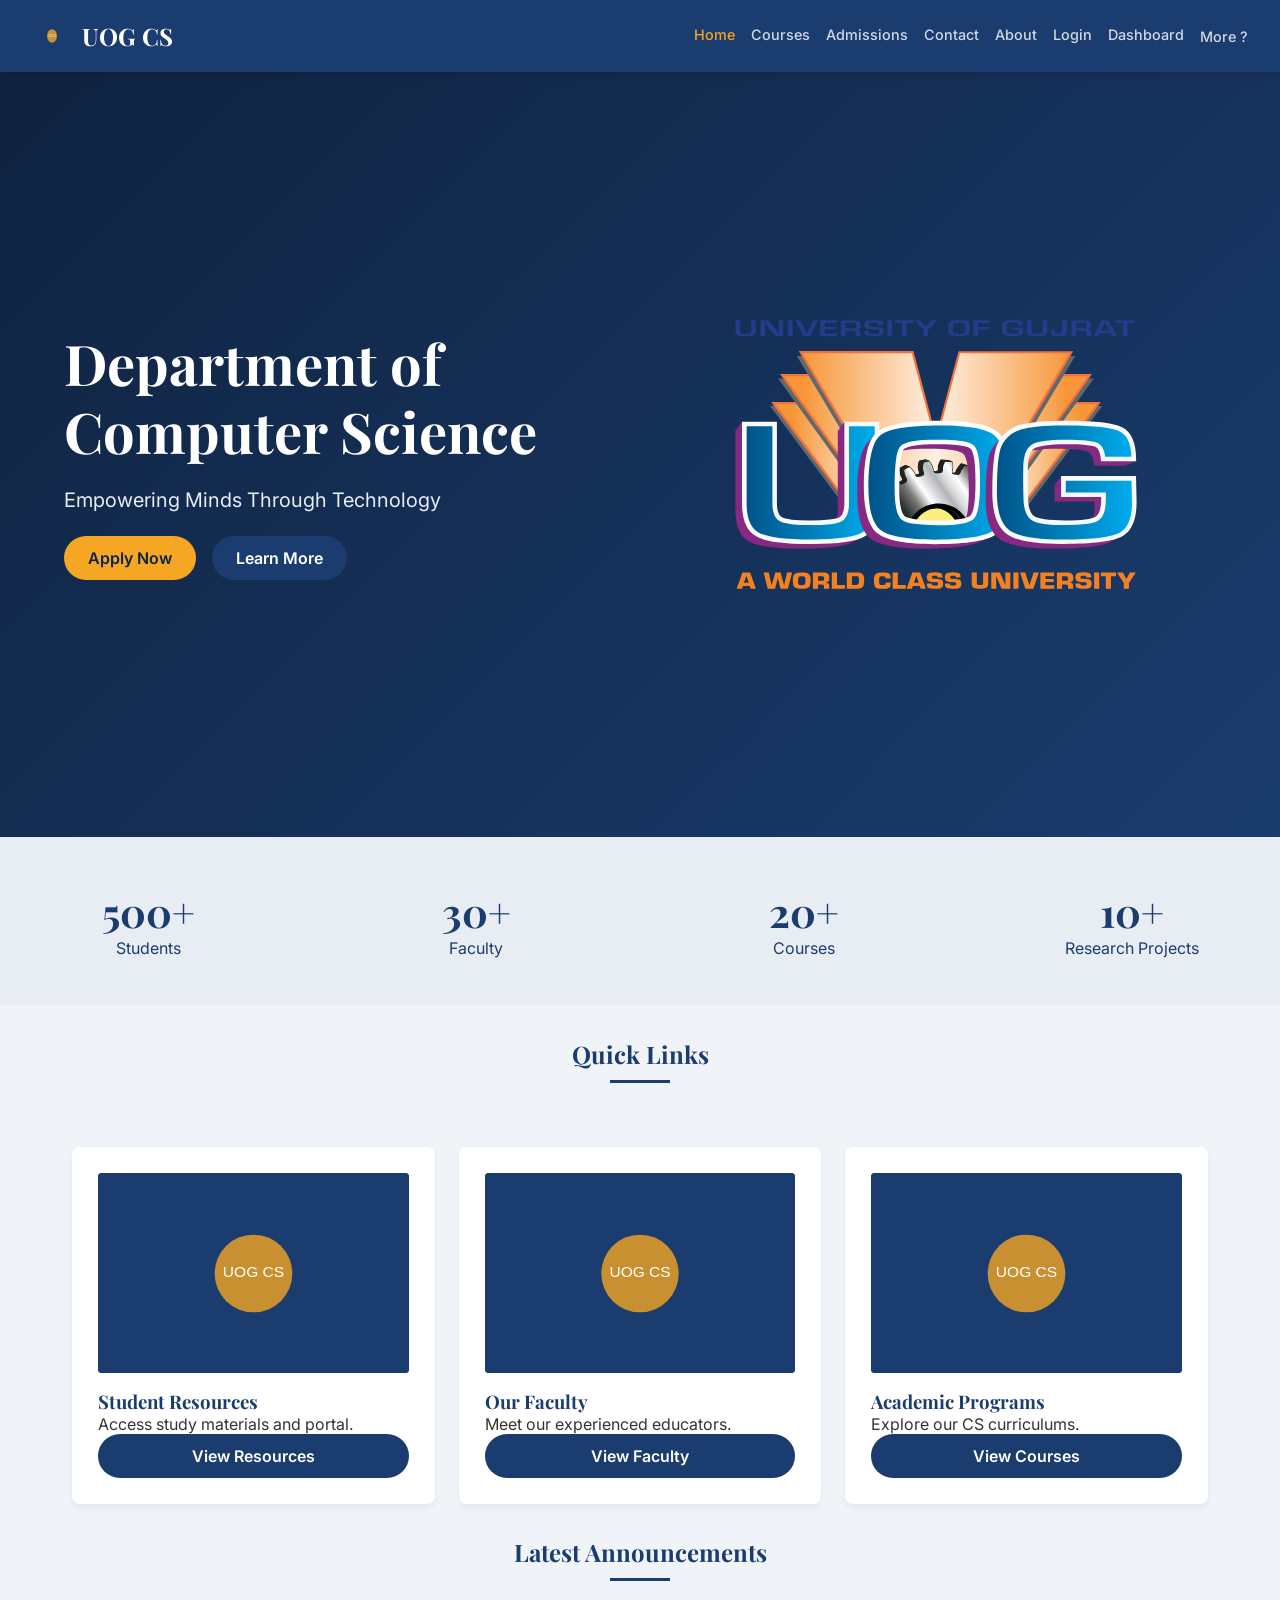
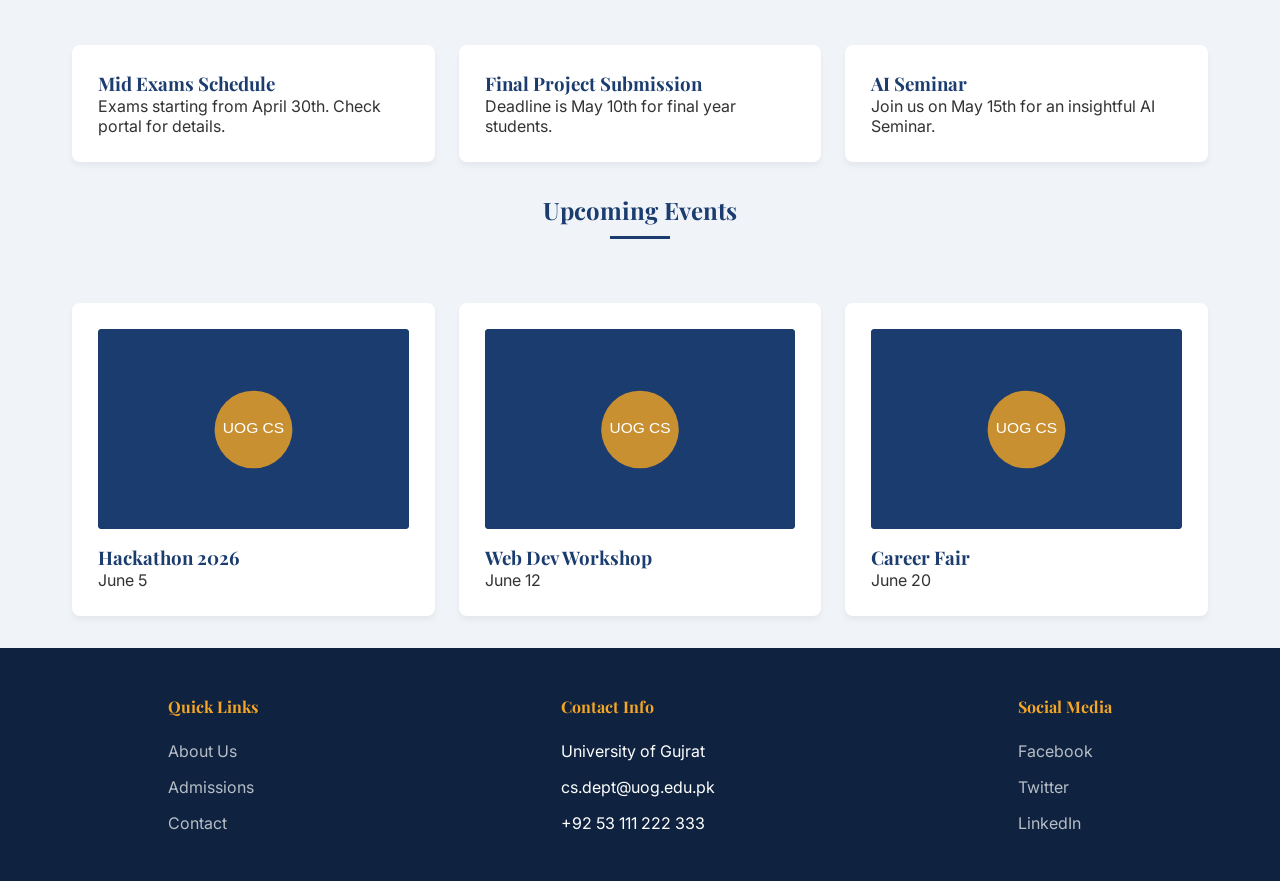
<file: index.html>
<!DOCTYPE html>
<html lang="en">
<head>
  <meta charset="UTF-8">
  <meta name="viewport" content="width=device-width, initial-scale=1.0">
  <title>Home - UOG CS Department</title>
  <link rel="stylesheet" href="cssFile/globalStyles.css">
</head>
<body>

    <nav class="navbar">
    <a href="index.html" class="nav-logo">
      <img src="sources/logo.svg" alt="Logo" width="40" height="40">
      <span>UOG CS</span>
    </a>
    <button class="menu-toggle">?</button>
    <div class="nav-links">
      <a href="index.html" class="nav-link">Home</a>
      <a href="pages/courses.html" class="nav-link">Courses</a>
      <a href="pages/admissions.html" class="nav-link">Admissions</a>
      <a href="pages/contact.html" class="nav-link">Contact</a>
      <a href="pages/about.html" class="nav-link">About</a>
      <a href="pages/login.html" class="nav-link">Login</a>
      <a href="pages/dashboard.html" class="nav-link">Dashboard</a>
      
      <div class="nav-dropdown">
        <button class="nav-more">More ?</button>
        <div class="nav-dropdown-menu">
          <a href="pages/faculty.html" class="nav-link">Faculty</a>
          <a href="pages/announcements.html" class="nav-link">Announcements</a>
          <a href="pages/events.html" class="nav-link">Events</a>
          <a href="pages/resources.html" class="nav-link">Resources</a>
          <a href="pages/research.html" class="nav-link">Research</a>
          <a href="pages/gallery.html" class="nav-link">Gallery</a>
          <a href="pages/register.html" class="nav-link">Register</a>
        </div>
      </div>
    </div>
  </nav>

  <header class="hero">
    <div class="hero-content">
      <h1>Department of Computer Science</h1>
      <p class="hero-tagline">Empowering Minds Through Technology</p>
      <div class="hero-buttons">
        <a href="pages/admissions.html" class="btn-pill btn-accent">Apply Now</a>
        <a href="pages/about.html" class="btn-pill btn-primary">Learn More</a>
      </div>
    </div>
    <div class="hero-img-container">
      <img src="sources/hero.svg" alt="Hero Illustration" class="hero-img">
    </div>
  </header>

  <section class="stats-row">
    <div class="stat-box">
      <span class="stat-number">500+</span>
      <span>Students</span>
    </div>
    <div class="stat-box">
      <span class="stat-number">30+</span>
      <span>Faculty</span>
    </div>
    <div class="stat-box">
      <span class="stat-number">20+</span>
      <span>Courses</span>
    </div>
    <div class="stat-box">
      <span class="stat-number">10+</span>
      <span>Research Projects</span>
    </div>
  </section>

  <main class="container">
    
    <div class="section-heading">
      <h2>Quick Links</h2>
    </div>
    <div class="flex-row">
      <div class="card">
        <img src="sources/gallery1.svg" alt="Resources" class="card-img">
        <h3>Student Resources</h3>
        <p>Access study materials and portal.</p>
        <a href="pages/resources.html" class="btn-pill btn-primary btn-push-down">View Resources</a>
      </div>
      <div class="card">
        <img src="sources/gallery2.svg" alt="Faculty" class="card-img">
        <h3>Our Faculty</h3>
        <p>Meet our experienced educators.</p>
        <a href="pages/faculty.html" class="btn-pill btn-primary btn-push-down">View Faculty</a>
      </div>
      <div class="card">
        <img src="sources/gallery3.svg" alt="Courses" class="card-img">
        <h3>Academic Programs</h3>
        <p>Explore our CS curriculums.</p>
        <a href="pages/courses.html" class="btn-pill btn-primary btn-push-down">View Courses</a>
      </div>
    </div>

    <div class="section-heading">
      <h2>Latest Announcements</h2>
    </div>
    <div class="flex-row">
      <div class="card">
        <h3>Mid Exams Schedule</h3>
        <p>Exams starting from April 30th. Check portal for details.</p>
      </div>
      <div class="card">
        <h3>Final Project Submission</h3>
        <p>Deadline is May 10th for final year students.</p>
      </div>
      <div class="card">
        <h3>AI Seminar</h3>
        <p>Join us on May 15th for an insightful AI Seminar.</p>
      </div>
    </div>

    <div class="section-heading">
      <h2>Upcoming Events</h2>
    </div>
    <div class="flex-row">
      <div class="card">
        <img src="sources/event.svg" alt="Hackathon" class="card-img">
        <h3>Hackathon 2026</h3>
        <p>June 5</p>
      </div>
      <div class="card">
        <img src="sources/event.svg" alt="Web Dev" class="card-img">
        <h3>Web Dev Workshop</h3>
        <p>June 12</p>
      </div>
      <div class="card">
        <img src="sources/event.svg" alt="Career Fair" class="card-img">
        <h3>Career Fair</h3>
        <p>June 20</p>
      </div>
    </div>

  </main>

  <footer class="footer">
    <div class="footer-col">
      <h4>Quick Links</h4>
      <a href="pages/about.html" class="footer-link">About Us</a>
      <a href="pages/admissions.html" class="footer-link">Admissions</a>
      <a href="pages/contact.html" class="footer-link">Contact</a>
    </div>
    <div class="footer-col">
      <h4>Contact Info</h4>
      <p>University of Gujrat</p>
      <p>cs.dept@uog.edu.pk</p>
      <p>+92 53 111 222 333</p>
    </div>
    <div class="footer-col">
      <h4>Social Media</h4>
      <a href="#" class="footer-link">Facebook</a>
      <a href="#" class="footer-link">Twitter</a>
      <a href="#" class="footer-link">LinkedIn</a>
    </div>
  </footer>

  <script src="jsFile/jsFunctions.js"></script>
</body>
</html>
</file>
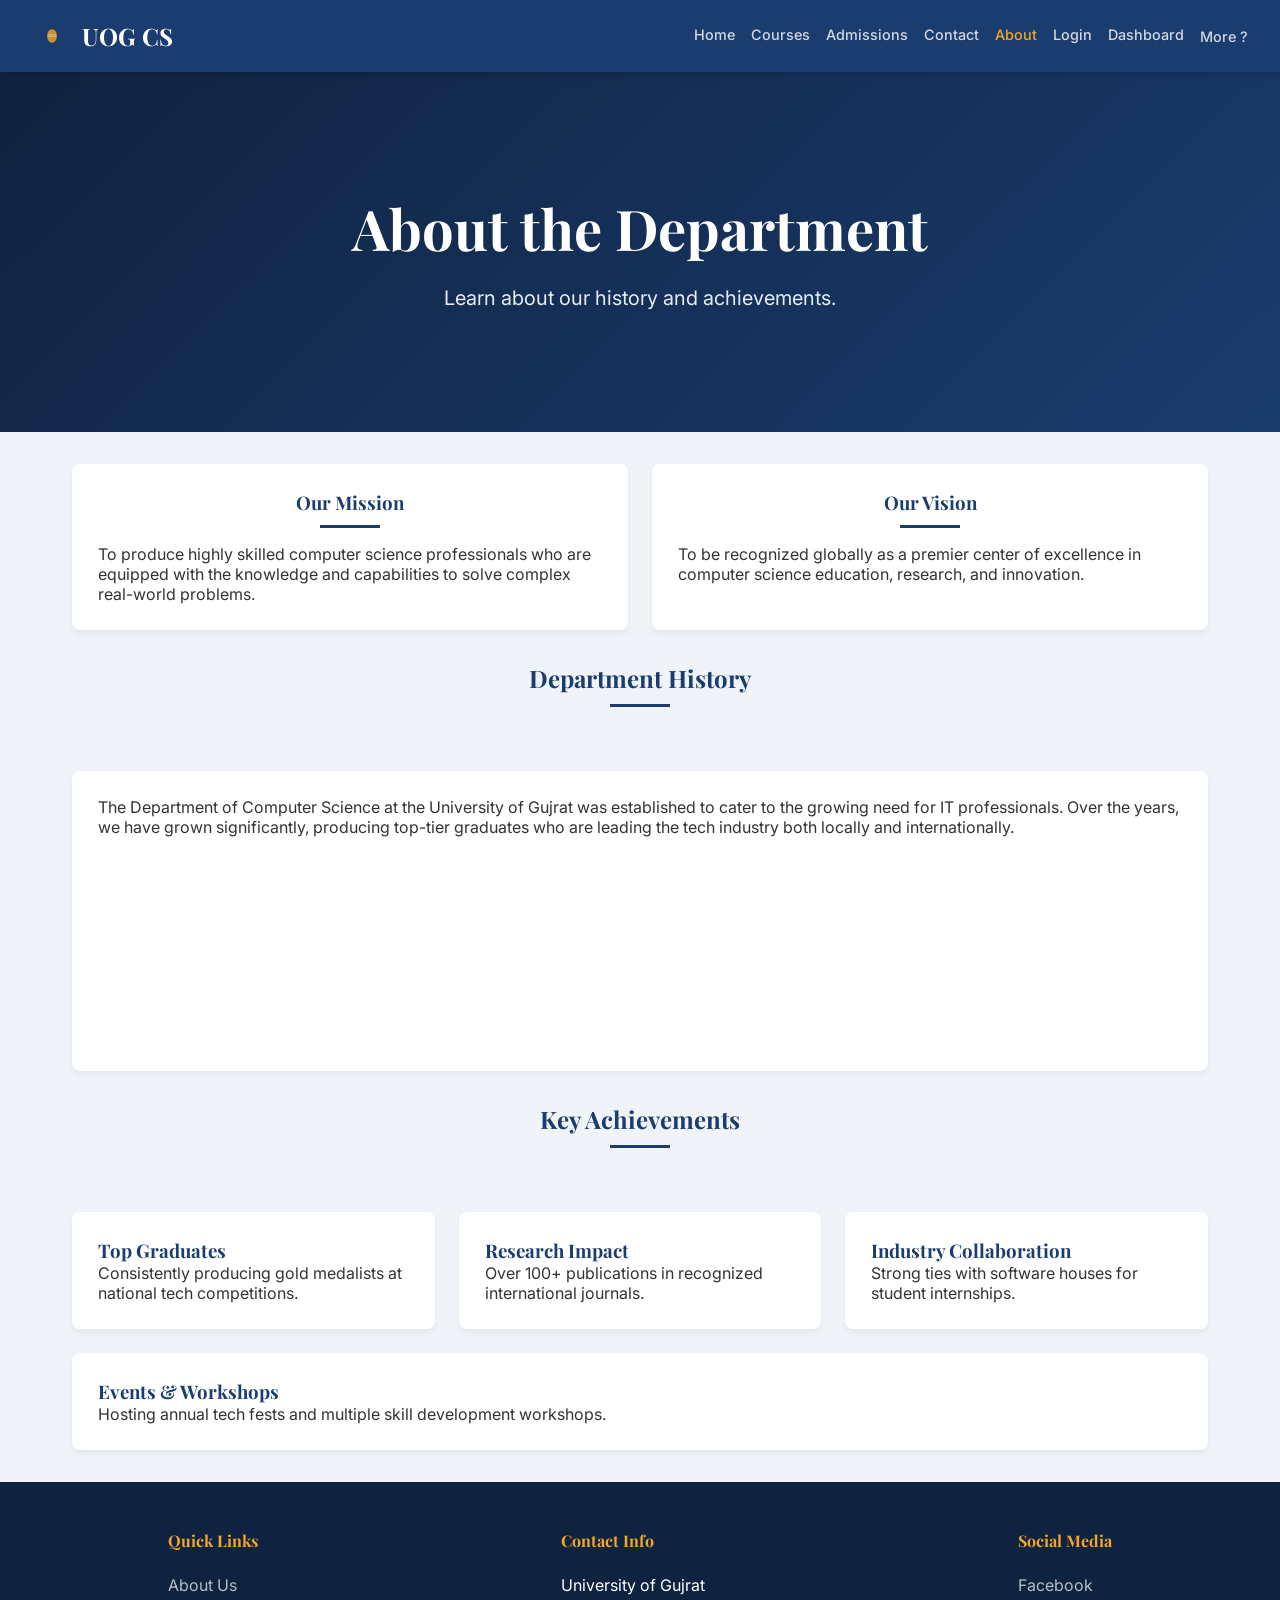
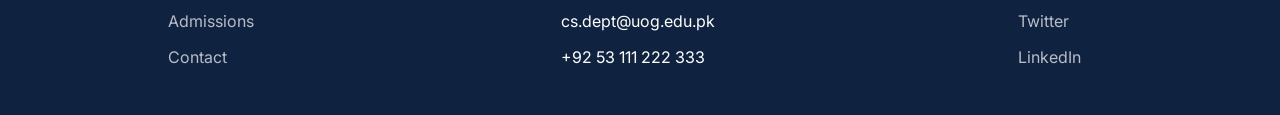
<file: pages/about.html>
<!DOCTYPE html>
<html lang="en">
<head>
  <meta charset="UTF-8">
  <meta name="viewport" content="width=device-width, initial-scale=1.0">
  <title>About - UOG CS Department</title>
  <link rel="stylesheet" href="../cssFile/globalStyles.css">
</head>
<body>

    <nav class="navbar">
    <a href="../index.html" class="nav-logo">
      <img src="../sources/logo.svg" alt="Logo" width="40" height="40">
      <span>UOG CS</span>
    </a>
    <button class="menu-toggle">?</button>
    <div class="nav-links">
      <a href="../index.html" class="nav-link">Home</a>
      <a href="courses.html" class="nav-link">Courses</a>
      <a href="admissions.html" class="nav-link">Admissions</a>
      <a href="contact.html" class="nav-link">Contact</a>
      <a href="about.html" class="nav-link">About</a>
      <a href="login.html" class="nav-link">Login</a>
      <a href="dashboard.html" class="nav-link">Dashboard</a>
      
      <div class="nav-dropdown">
        <button class="nav-more">More ?</button>
        <div class="nav-dropdown-menu">
          <a href="faculty.html" class="nav-link">Faculty</a>
          <a href="announcements.html" class="nav-link">Announcements</a>
          <a href="events.html" class="nav-link">Events</a>
          <a href="resources.html" class="nav-link">Resources</a>
          <a href="research.html" class="nav-link">Research</a>
          <a href="gallery.html" class="nav-link">Gallery</a>
          <a href="register.html" class="nav-link">Register</a>
        </div>
      </div>
    </div>
  </nav>

  <header class="hero hero-md">
    <div class="hero-content flex-center hero-content-centered">
      <h1>About the Department</h1>
      <p class="hero-tagline">Learn about our history and achievements.</p>
    </div>
  </header>

  <main class="container">
    
    <div class="flex-row">
      <div class="card">
        <h3 class="section-heading section-heading-sm">Our Mission</h3>
        <p>To produce highly skilled computer science professionals who are equipped with the knowledge and capabilities to solve complex real-world problems.</p>
      </div>
      <div class="card">
        <h3 class="section-heading section-heading-sm">Our Vision</h3>
        <p>To be recognized globally as a premier center of excellence in computer science education, research, and innovation.</p>
      </div>
    </div>

    <div class="section-heading">
      <h2>Department History</h2>
    </div>
    <div class="card card-full">
      <p>The Department of Computer Science at the University of Gujrat was established to cater to the growing need for IT professionals. Over the years, we have grown significantly, producing top-tier graduates who are leading the tech industry both locally and internationally.</p>
    </div>

    <div class="section-heading">
      <h2>Key Achievements</h2>
    </div>
    <div class="flex-row">
      <div class="card">
        <h3>Top Graduates</h3>
        <p>Consistently producing gold medalists at national tech competitions.</p>
      </div>
      <div class="card">
        <h3>Research Impact</h3>
        <p>Over 100+ publications in recognized international journals.</p>
      </div>
      <div class="card">
        <h3>Industry Collaboration</h3>
        <p>Strong ties with software houses for student internships.</p>
      </div>
      <div class="card">
        <h3>Events & Workshops</h3>
        <p>Hosting annual tech fests and multiple skill development workshops.</p>
      </div>
    </div>

  </main>

  <footer class="footer">
    <div class="footer-col">
      <h4>Quick Links</h4>
      <a href="about.html" class="footer-link">About Us</a>
      <a href="admissions.html" class="footer-link">Admissions</a>
      <a href="contact.html" class="footer-link">Contact</a>
    </div>
    <div class="footer-col">
      <h4>Contact Info</h4>
      <p>University of Gujrat</p>
      <p>cs.dept@uog.edu.pk</p>
      <p>+92 53 111 222 333</p>
    </div>
    <div class="footer-col">
      <h4>Social Media</h4>
      <a href="#" class="footer-link">Facebook</a>
      <a href="#" class="footer-link">Twitter</a>
      <a href="#" class="footer-link">LinkedIn</a>
    </div>
  </footer>

  <script src="../jsFile/jsFunctions.js"></script>
</body>
</html>
</file>
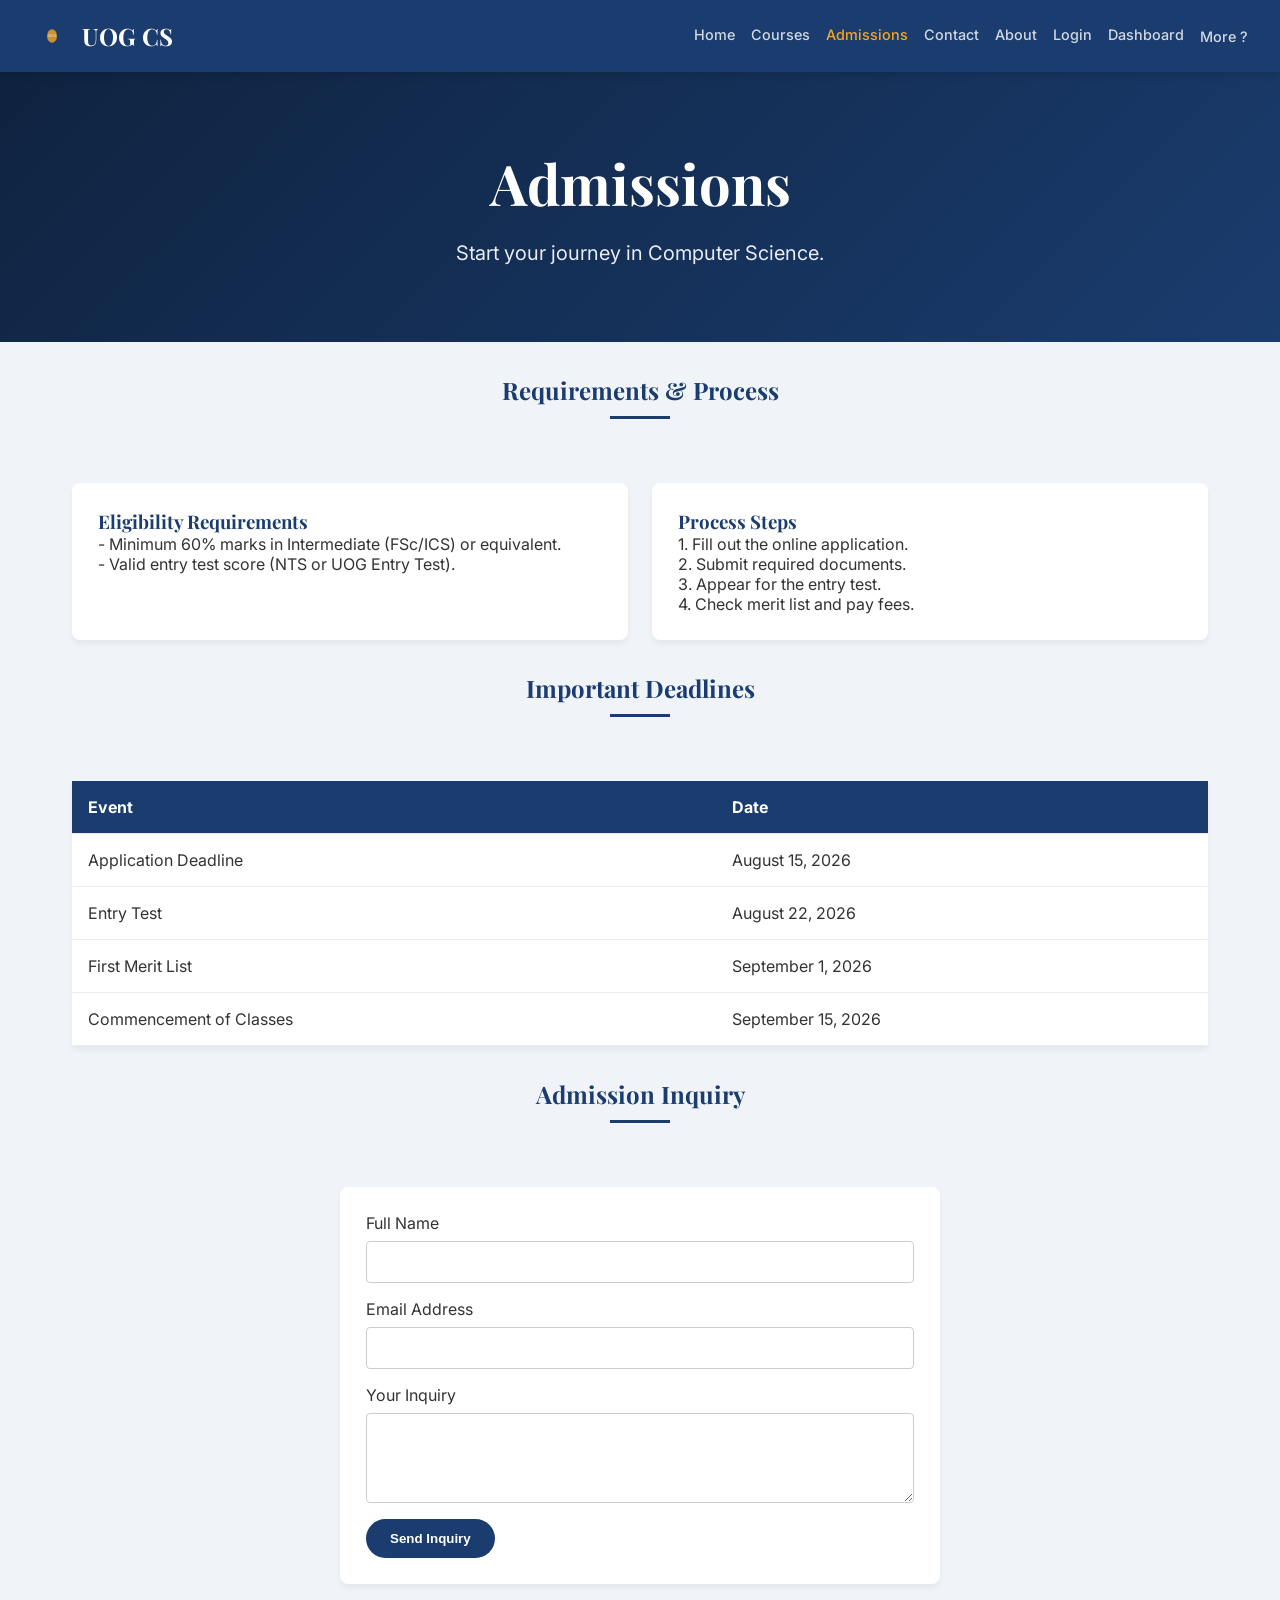
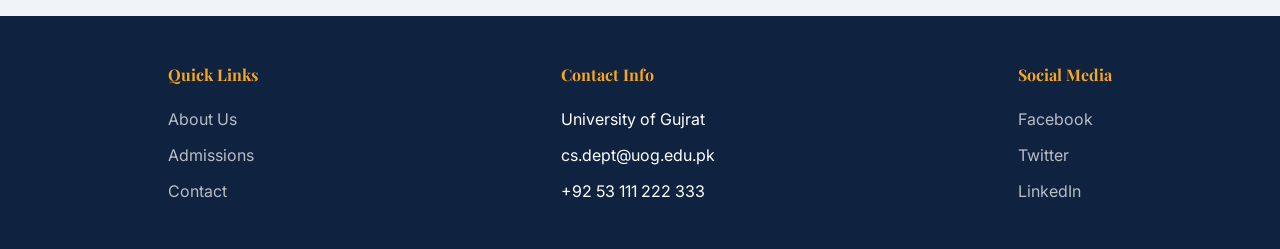
<file: pages/admissions.html>
<!DOCTYPE html>
<html lang="en">
<head>
  <meta charset="UTF-8">
  <meta name="viewport" content="width=device-width, initial-scale=1.0">
  <title>Admissions - UOG CS Department</title>
  <link rel="stylesheet" href="../cssFile/globalStyles.css">
</head>
<body>

    <nav class="navbar">
    <a href="../index.html" class="nav-logo">
      <img src="../sources/logo.svg" alt="Logo" width="40" height="40">
      <span>UOG CS</span>
    </a>
    <button class="menu-toggle">?</button>
    <div class="nav-links">
      <a href="../index.html" class="nav-link">Home</a>
      <a href="courses.html" class="nav-link">Courses</a>
      <a href="admissions.html" class="nav-link">Admissions</a>
      <a href="contact.html" class="nav-link">Contact</a>
      <a href="about.html" class="nav-link">About</a>
      <a href="login.html" class="nav-link">Login</a>
      <a href="dashboard.html" class="nav-link">Dashboard</a>
      
      <div class="nav-dropdown">
        <button class="nav-more">More ?</button>
        <div class="nav-dropdown-menu">
          <a href="faculty.html" class="nav-link">Faculty</a>
          <a href="announcements.html" class="nav-link">Announcements</a>
          <a href="events.html" class="nav-link">Events</a>
          <a href="resources.html" class="nav-link">Resources</a>
          <a href="research.html" class="nav-link">Research</a>
          <a href="gallery.html" class="nav-link">Gallery</a>
          <a href="register.html" class="nav-link">Register</a>
        </div>
      </div>
    </div>
  </nav>

  <header class="hero hero-sm">
    <div class="hero-content flex-center hero-content-centered">
      <h1>Admissions</h1>
      <p class="hero-tagline">Start your journey in Computer Science.</p>
    </div>
  </header>

  <main class="container">
    
    <div class="section-heading">
      <h2>Requirements & Process</h2>
    </div>
    <div class="flex-row">
      <div class="card">
        <h3>Eligibility Requirements</h3>
        <p>- Minimum 60% marks in Intermediate (FSc/ICS) or equivalent.</p>
        <p>- Valid entry test score (NTS or UOG Entry Test).</p>
      </div>
      <div class="card">
        <h3>Process Steps</h3>
        <p>1. Fill out the online application.</p>
        <p>2. Submit required documents.</p>
        <p>3. Appear for the entry test.</p>
        <p>4. Check merit list and pay fees.</p>
      </div>
    </div>

    <div class="section-heading">
      <h2>Important Deadlines</h2>
    </div>
    <table class="data-table">
      <thead>
        <tr>
          <th>Event</th>
          <th>Date</th>
        </tr>
      </thead>
      <tbody>
        <tr>
          <td>Application Deadline</td>
          <td>August 15, 2026</td>
        </tr>
        <tr>
          <td>Entry Test</td>
          <td>August 22, 2026</td>
        </tr>
        <tr>
          <td>First Merit List</td>
          <td>September 1, 2026</td>
        </tr>
        <tr>
          <td>Commencement of Classes</td>
          <td>September 15, 2026</td>
        </tr>
      </tbody>
    </table>

    <div class="section-heading">
      <h2>Admission Inquiry</h2>
    </div>
    <div class="card card-form">
      <form class="validate-form">
        <div class="form-group">
          <label for="name">Full Name</label>
          <input type="text" id="name" name="name" class="form-input" required>
          <span class="error-msg"></span>
        </div>
        <div class="form-group">
          <label for="email">Email Address</label>
          <input type="email" id="email" name="email" class="form-input" required>
          <span class="error-msg"></span>
        </div>
        <div class="form-group">
          <label for="message">Your Inquiry</label>
          <textarea id="message" name="message" class="form-input" rows="4" required></textarea>
          <span class="error-msg"></span>
        </div>
        <button type="submit" class="btn-pill btn-primary">Send Inquiry</button>
      </form>
    </div>

  </main>

  <footer class="footer">
    <div class="footer-col">
      <h4>Quick Links</h4>
      <a href="about.html" class="footer-link">About Us</a>
      <a href="admissions.html" class="footer-link">Admissions</a>
      <a href="contact.html" class="footer-link">Contact</a>
    </div>
    <div class="footer-col">
      <h4>Contact Info</h4>
      <p>University of Gujrat</p>
      <p>cs.dept@uog.edu.pk</p>
      <p>+92 53 111 222 333</p>
    </div>
    <div class="footer-col">
      <h4>Social Media</h4>
      <a href="#" class="footer-link">Facebook</a>
      <a href="#" class="footer-link">Twitter</a>
      <a href="#" class="footer-link">LinkedIn</a>
    </div>
  </footer>

  <script src="../jsFile/jsFunctions.js"></script>
</body>
</html>
</file>
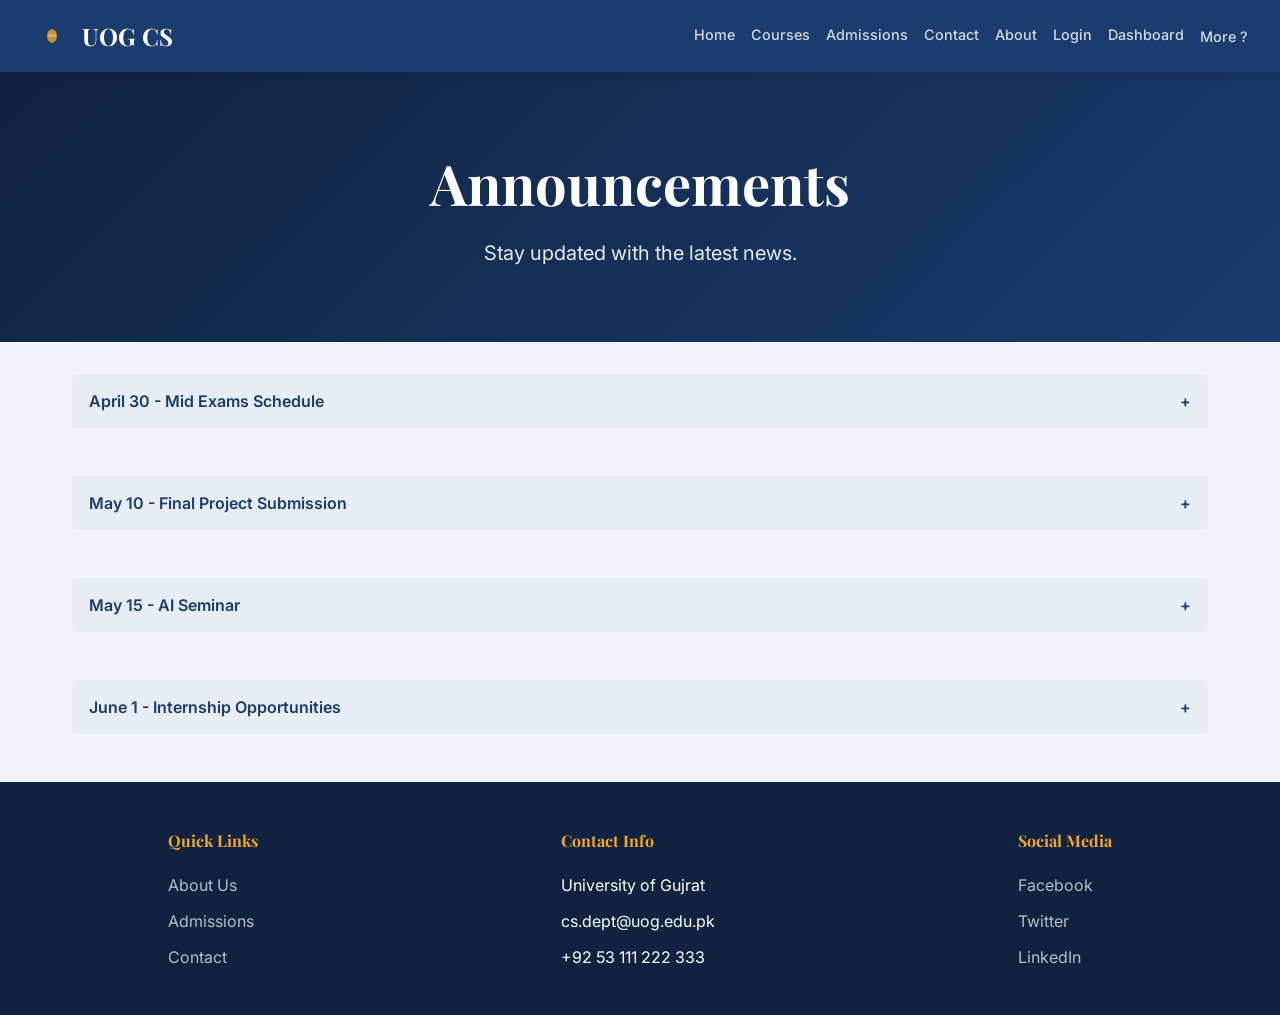
<file: pages/announcements.html>
<!DOCTYPE html>
<html lang="en">
<head>
  <meta charset="UTF-8">
  <meta name="viewport" content="width=device-width, initial-scale=1.0">
  <title>Announcements - UOG CS Department</title>
  <link rel="stylesheet" href="../cssFile/globalStyles.css">
</head>
<body>

    <nav class="navbar">
    <a href="../index.html" class="nav-logo">
      <img src="../sources/logo.svg" alt="Logo" width="40" height="40">
      <span>UOG CS</span>
    </a>
    <button class="menu-toggle">?</button>
    <div class="nav-links">
      <a href="../index.html" class="nav-link">Home</a>
      <a href="courses.html" class="nav-link">Courses</a>
      <a href="admissions.html" class="nav-link">Admissions</a>
      <a href="contact.html" class="nav-link">Contact</a>
      <a href="about.html" class="nav-link">About</a>
      <a href="login.html" class="nav-link">Login</a>
      <a href="dashboard.html" class="nav-link">Dashboard</a>
      
      <div class="nav-dropdown">
        <button class="nav-more">More ?</button>
        <div class="nav-dropdown-menu">
          <a href="faculty.html" class="nav-link">Faculty</a>
          <a href="announcements.html" class="nav-link">Announcements</a>
          <a href="events.html" class="nav-link">Events</a>
          <a href="resources.html" class="nav-link">Resources</a>
          <a href="research.html" class="nav-link">Research</a>
          <a href="gallery.html" class="nav-link">Gallery</a>
          <a href="register.html" class="nav-link">Register</a>
        </div>
      </div>
    </div>
  </nav>

  <header class="hero hero-sm">
    <div class="hero-content flex-center hero-content-centered">
      <h1>Announcements</h1>
      <p class="hero-tagline">Stay updated with the latest news.</p>
    </div>
  </header>

  <main class="container">
    
    <div class="accordion-item">
      <div class="accordion-header">
        <span>April 30 - Mid Exams Schedule</span>
        <span class="accordion-icon">+</span>
      </div>
      <div class="accordion-body">
        <p>The mid term examinations will commence on April 30th. Please check the student portal to download your specific date sheet.</p>
      </div>
    </div>

    <div class="accordion-item">
      <div class="accordion-header">
        <span>May 10 - Final Project Submission</span>
        <span class="accordion-icon">+</span>
      </div>
      <div class="accordion-body">
        <p>All final year students are required to submit their project documentation and code by May 10th. Late submissions will not be entertained.</p>
      </div>
    </div>

    <div class="accordion-item">
      <div class="accordion-header">
        <span>May 15 - AI Seminar</span>
        <span class="accordion-icon">+</span>
      </div>
      <div class="accordion-body">
        <p>We are hosting a seminar on the future of Artificial Intelligence in the main auditorium. Attendance is highly encouraged for all senior students.</p>
      </div>
    </div>

    <div class="accordion-item">
      <div class="accordion-header">
        <span>June 1 - Internship Opportunities</span>
        <span class="accordion-icon">+</span>
      </div>
      <div class="accordion-body">
        <p>The placement office has compiled a new list of summer internship opportunities. Check the resources section to apply.</p>
      </div>
    </div>

  </main>

  <footer class="footer">
    <div class="footer-col">
      <h4>Quick Links</h4>
      <a href="about.html" class="footer-link">About Us</a>
      <a href="admissions.html" class="footer-link">Admissions</a>
      <a href="contact.html" class="footer-link">Contact</a>
    </div>
    <div class="footer-col">
      <h4>Contact Info</h4>
      <p>University of Gujrat</p>
      <p>cs.dept@uog.edu.pk</p>
      <p>+92 53 111 222 333</p>
    </div>
    <div class="footer-col">
      <h4>Social Media</h4>
      <a href="#" class="footer-link">Facebook</a>
      <a href="#" class="footer-link">Twitter</a>
      <a href="#" class="footer-link">LinkedIn</a>
    </div>
  </footer>

  <script src="../jsFile/jsFunctions.js"></script>
</body>
</html>
</file>
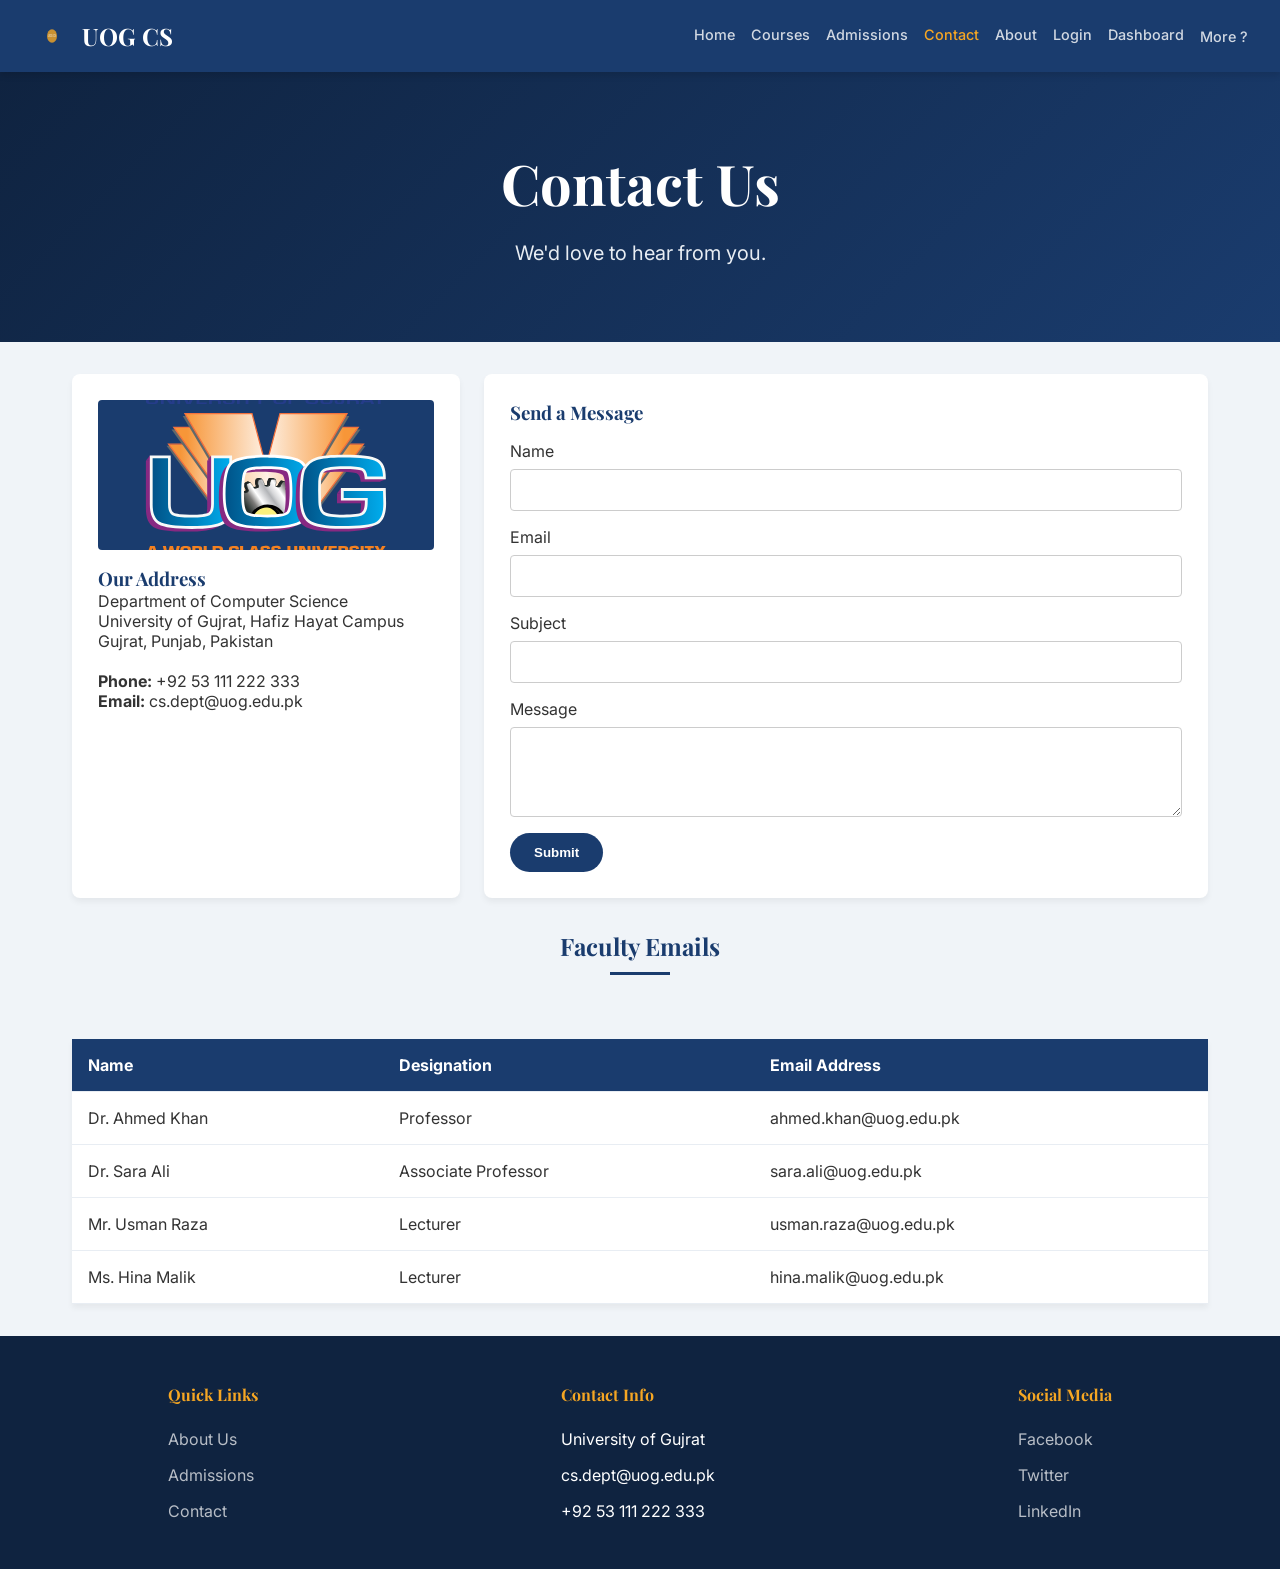
<file: pages/contact.html>
<!DOCTYPE html>
<html lang="en">
<head>
  <meta charset="UTF-8">
  <meta name="viewport" content="width=device-width, initial-scale=1.0">
  <title>Contact - UOG CS Department</title>
  <link rel="stylesheet" href="../cssFile/globalStyles.css">
</head>
<body>

    <nav class="navbar">
    <a href="../index.html" class="nav-logo">
      <img src="../sources/logo.svg" alt="Logo" width="40" height="40">
      <span>UOG CS</span>
    </a>
    <button class="menu-toggle">?</button>
    <div class="nav-links">
      <a href="../index.html" class="nav-link">Home</a>
      <a href="courses.html" class="nav-link">Courses</a>
      <a href="admissions.html" class="nav-link">Admissions</a>
      <a href="contact.html" class="nav-link">Contact</a>
      <a href="about.html" class="nav-link">About</a>
      <a href="login.html" class="nav-link">Login</a>
      <a href="dashboard.html" class="nav-link">Dashboard</a>
      
      <div class="nav-dropdown">
        <button class="nav-more">More ?</button>
        <div class="nav-dropdown-menu">
          <a href="faculty.html" class="nav-link">Faculty</a>
          <a href="announcements.html" class="nav-link">Announcements</a>
          <a href="events.html" class="nav-link">Events</a>
          <a href="resources.html" class="nav-link">Resources</a>
          <a href="research.html" class="nav-link">Research</a>
          <a href="gallery.html" class="nav-link">Gallery</a>
          <a href="register.html" class="nav-link">Register</a>
        </div>
      </div>
    </div>
  </nav>

  <header class="hero hero-sm">
    <div class="hero-content flex-center hero-content-centered">
      <h1>Contact Us</h1>
      <p class="hero-tagline">We'd love to hear from you.</p>
    </div>
  </header>

  <main class="container">
    
    <div class="flex-row">
      <div class="card card-flex-1">
        <img src="../sources/contact.svg" alt="Location" class="card-img card-img-sm">
        <h3>Our Address</h3>
        <p>Department of Computer Science</p>
        <p>University of Gujrat, Hafiz Hayat Campus</p>
        <p>Gujrat, Punjab, Pakistan</p>
        <br>
        <p><strong>Phone:</strong> +92 53 111 222 333</p>
        <p><strong>Email:</strong> cs.dept@uog.edu.pk</p>
      </div>

      <div class="card card-flex-2">
        <h3>Send a Message</h3>
        <form class="validate-form form-mt">
          <div class="form-group">
            <label for="name">Name</label>
            <input type="text" id="name" name="name" class="form-input" required>
            <span class="error-msg"></span>
          </div>
          <div class="form-group">
            <label for="email">Email</label>
            <input type="email" id="email" name="email" class="form-input" required>
            <span class="error-msg"></span>
          </div>
          <div class="form-group">
            <label for="subject">Subject</label>
            <input type="text" id="subject" name="subject" class="form-input" required>
            <span class="error-msg"></span>
          </div>
          <div class="form-group">
            <label for="message">Message</label>
            <textarea id="message" name="message" class="form-input" rows="4" required></textarea>
            <span class="error-msg"></span>
          </div>
          <button type="submit" class="btn-pill btn-primary">Submit</button>
        </form>
      </div>
    </div>

    <div class="section-heading">
      <h2>Faculty Emails</h2>
    </div>
    <table class="data-table">
      <thead>
        <tr>
          <th>Name</th>
          <th>Designation</th>
          <th>Email Address</th>
        </tr>
      </thead>
      <tbody>
        <tr>
          <td>Dr. Ahmed Khan</td>
          <td>Professor</td>
          <td><a href="mailto:ahmed.khan@uog.edu.pk">ahmed.khan@uog.edu.pk</a></td>
        </tr>
        <tr>
          <td>Dr. Sara Ali</td>
          <td>Associate Professor</td>
          <td><a href="mailto:sara.ali@uog.edu.pk">sara.ali@uog.edu.pk</a></td>
        </tr>
        <tr>
          <td>Mr. Usman Raza</td>
          <td>Lecturer</td>
          <td><a href="mailto:usman.raza@uog.edu.pk">usman.raza@uog.edu.pk</a></td>
        </tr>
        <tr>
          <td>Ms. Hina Malik</td>
          <td>Lecturer</td>
          <td><a href="mailto:hina.malik@uog.edu.pk">hina.malik@uog.edu.pk</a></td>
        </tr>
      </tbody>
    </table>

  </main>

  <footer class="footer">
    <div class="footer-col">
      <h4>Quick Links</h4>
      <a href="about.html" class="footer-link">About Us</a>
      <a href="admissions.html" class="footer-link">Admissions</a>
      <a href="contact.html" class="footer-link">Contact</a>
    </div>
    <div class="footer-col">
      <h4>Contact Info</h4>
      <p>University of Gujrat</p>
      <p>cs.dept@uog.edu.pk</p>
      <p>+92 53 111 222 333</p>
    </div>
    <div class="footer-col">
      <h4>Social Media</h4>
      <a href="#" class="footer-link">Facebook</a>
      <a href="#" class="footer-link">Twitter</a>
      <a href="#" class="footer-link">LinkedIn</a>
    </div>
  </footer>

  <script src="../jsFile/jsFunctions.js"></script>
</body>
</html>
</file>
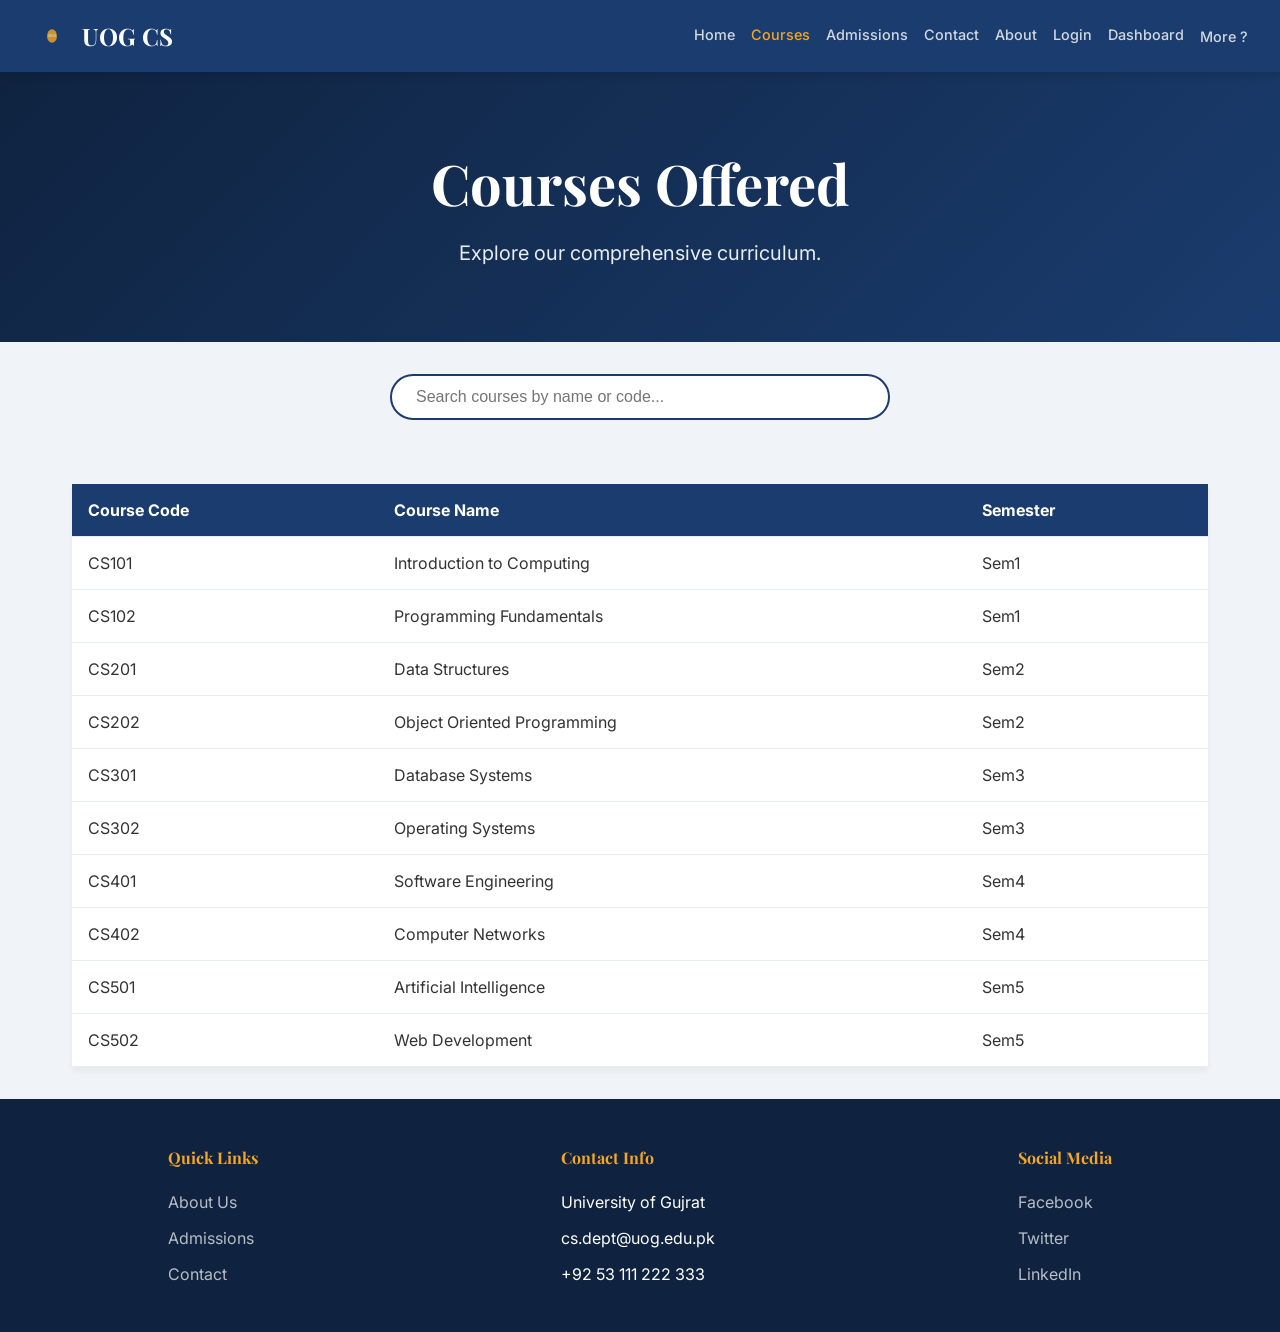
<file: pages/courses.html>
<!DOCTYPE html>
<html lang="en">
<head>
  <meta charset="UTF-8">
  <meta name="viewport" content="width=device-width, initial-scale=1.0">
  <title>Courses - UOG CS Department</title>
  <link rel="stylesheet" href="../cssFile/globalStyles.css">
</head>
<body>

    <nav class="navbar">
    <a href="../index.html" class="nav-logo">
      <img src="../sources/logo.svg" alt="Logo" width="40" height="40">
      <span>UOG CS</span>
    </a>
    <button class="menu-toggle">?</button>
    <div class="nav-links">
      <a href="../index.html" class="nav-link">Home</a>
      <a href="courses.html" class="nav-link">Courses</a>
      <a href="admissions.html" class="nav-link">Admissions</a>
      <a href="contact.html" class="nav-link">Contact</a>
      <a href="about.html" class="nav-link">About</a>
      <a href="login.html" class="nav-link">Login</a>
      <a href="dashboard.html" class="nav-link">Dashboard</a>
      
      <div class="nav-dropdown">
        <button class="nav-more">More ?</button>
        <div class="nav-dropdown-menu">
          <a href="faculty.html" class="nav-link">Faculty</a>
          <a href="announcements.html" class="nav-link">Announcements</a>
          <a href="events.html" class="nav-link">Events</a>
          <a href="resources.html" class="nav-link">Resources</a>
          <a href="research.html" class="nav-link">Research</a>
          <a href="gallery.html" class="nav-link">Gallery</a>
          <a href="register.html" class="nav-link">Register</a>
        </div>
      </div>
    </div>
  </nav>

  <header class="hero hero-sm">
    <div class="hero-content flex-center hero-content-centered">
      <h1>Courses Offered</h1>
      <p class="hero-tagline">Explore our comprehensive curriculum.</p>
    </div>
  </header>

  <main class="container">
    
    <div class="search-container">
      <input type="text" id="courseSearch" class="search-input" placeholder="Search courses by name or code...">
    </div>

    <table class="data-table">
      <thead>
        <tr>
          <th>Course Code</th>
          <th>Course Name</th>
          <th>Semester</th>
        </tr>
      </thead>
      <tbody>
        <tr>
          <td>CS101</td>
          <td>Introduction to Computing</td>
          <td>Sem1</td>
        </tr>
        <tr>
          <td>CS102</td>
          <td>Programming Fundamentals</td>
          <td>Sem1</td>
        </tr>
        <tr>
          <td>CS201</td>
          <td>Data Structures</td>
          <td>Sem2</td>
        </tr>
        <tr>
          <td>CS202</td>
          <td>Object Oriented Programming</td>
          <td>Sem2</td>
        </tr>
        <tr>
          <td>CS301</td>
          <td>Database Systems</td>
          <td>Sem3</td>
        </tr>
        <tr>
          <td>CS302</td>
          <td>Operating Systems</td>
          <td>Sem3</td>
        </tr>
        <tr>
          <td>CS401</td>
          <td>Software Engineering</td>
          <td>Sem4</td>
        </tr>
        <tr>
          <td>CS402</td>
          <td>Computer Networks</td>
          <td>Sem4</td>
        </tr>
        <tr>
          <td>CS501</td>
          <td>Artificial Intelligence</td>
          <td>Sem5</td>
        </tr>
        <tr>
          <td>CS502</td>
          <td>Web Development</td>
          <td>Sem5</td>
        </tr>
      </tbody>
    </table>

  </main>

  <footer class="footer">
    <div class="footer-col">
      <h4>Quick Links</h4>
      <a href="about.html" class="footer-link">About Us</a>
      <a href="admissions.html" class="footer-link">Admissions</a>
      <a href="contact.html" class="footer-link">Contact</a>
    </div>
    <div class="footer-col">
      <h4>Contact Info</h4>
      <p>University of Gujrat</p>
      <p>cs.dept@uog.edu.pk</p>
      <p>+92 53 111 222 333</p>
    </div>
    <div class="footer-col">
      <h4>Social Media</h4>
      <a href="#" class="footer-link">Facebook</a>
      <a href="#" class="footer-link">Twitter</a>
      <a href="#" class="footer-link">LinkedIn</a>
    </div>
  </footer>

  <script src="../jsFile/jsFunctions.js"></script>
</body>
</html>
</file>
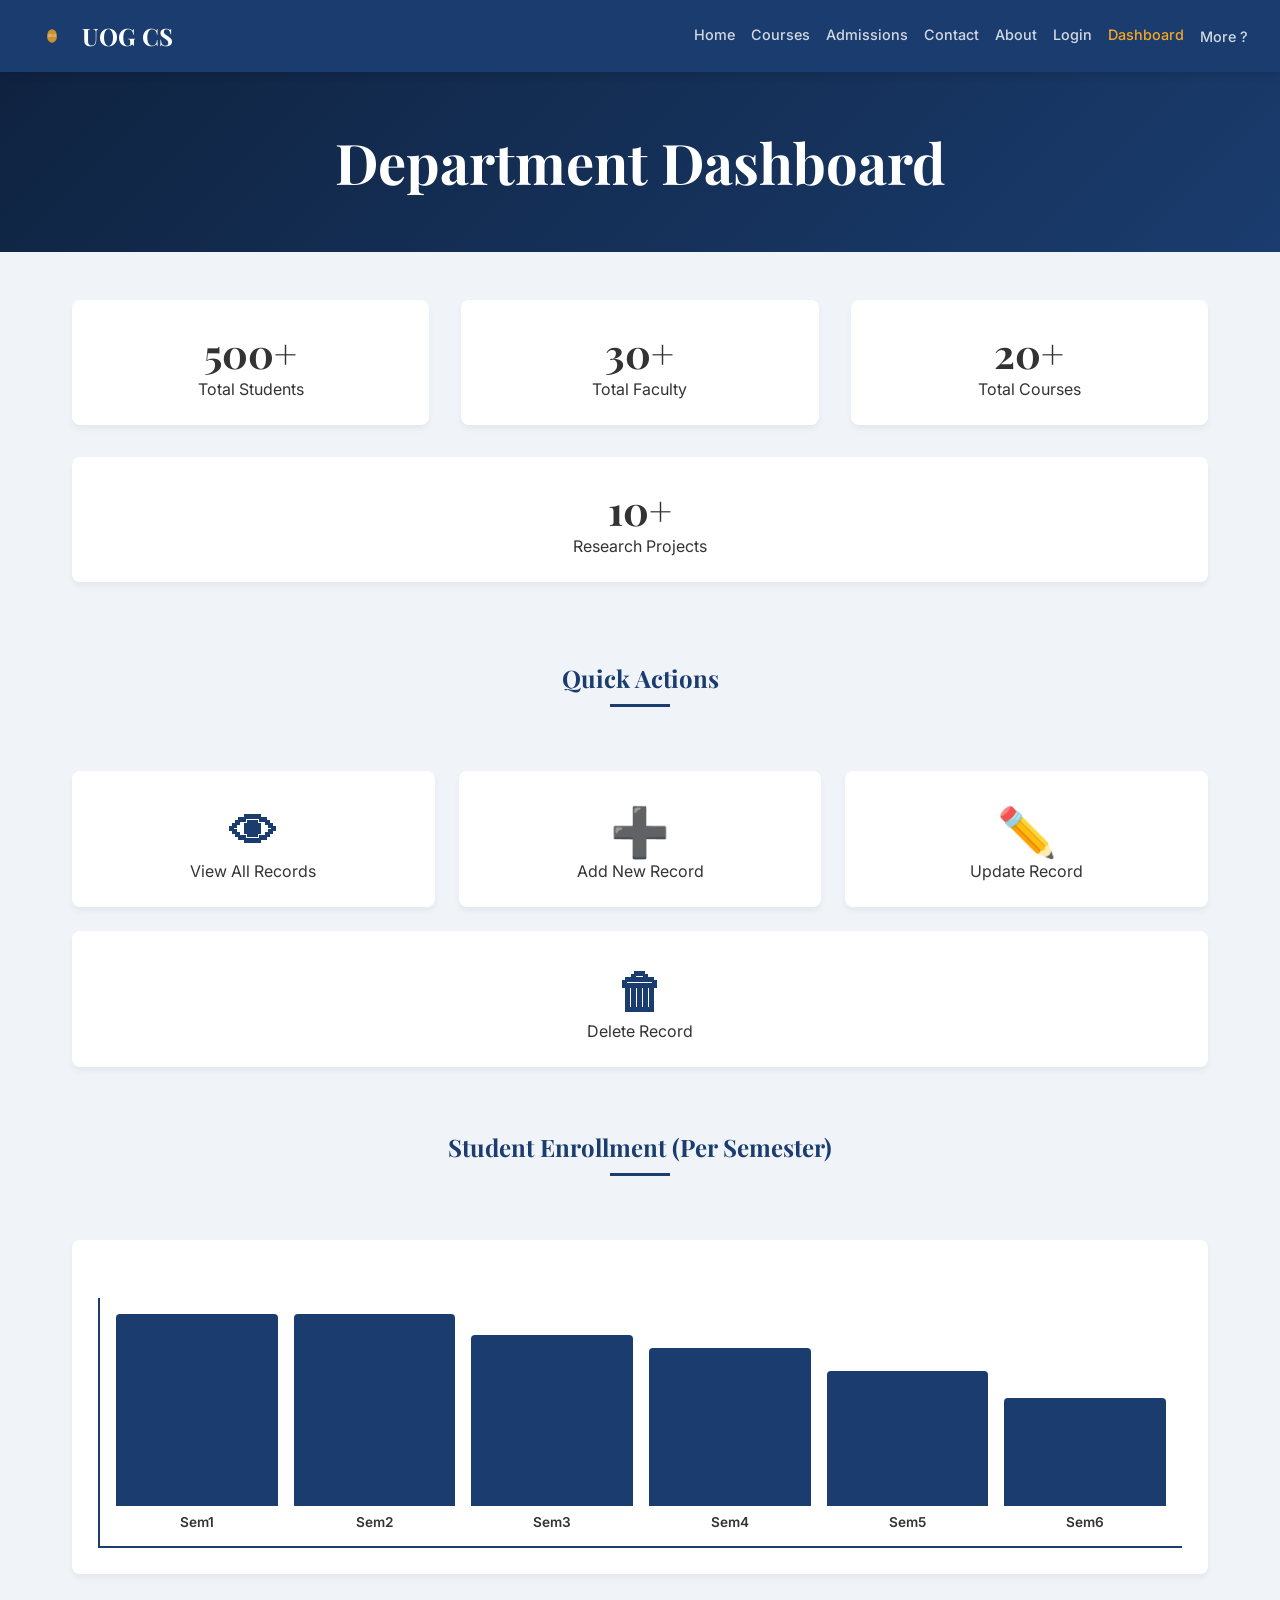
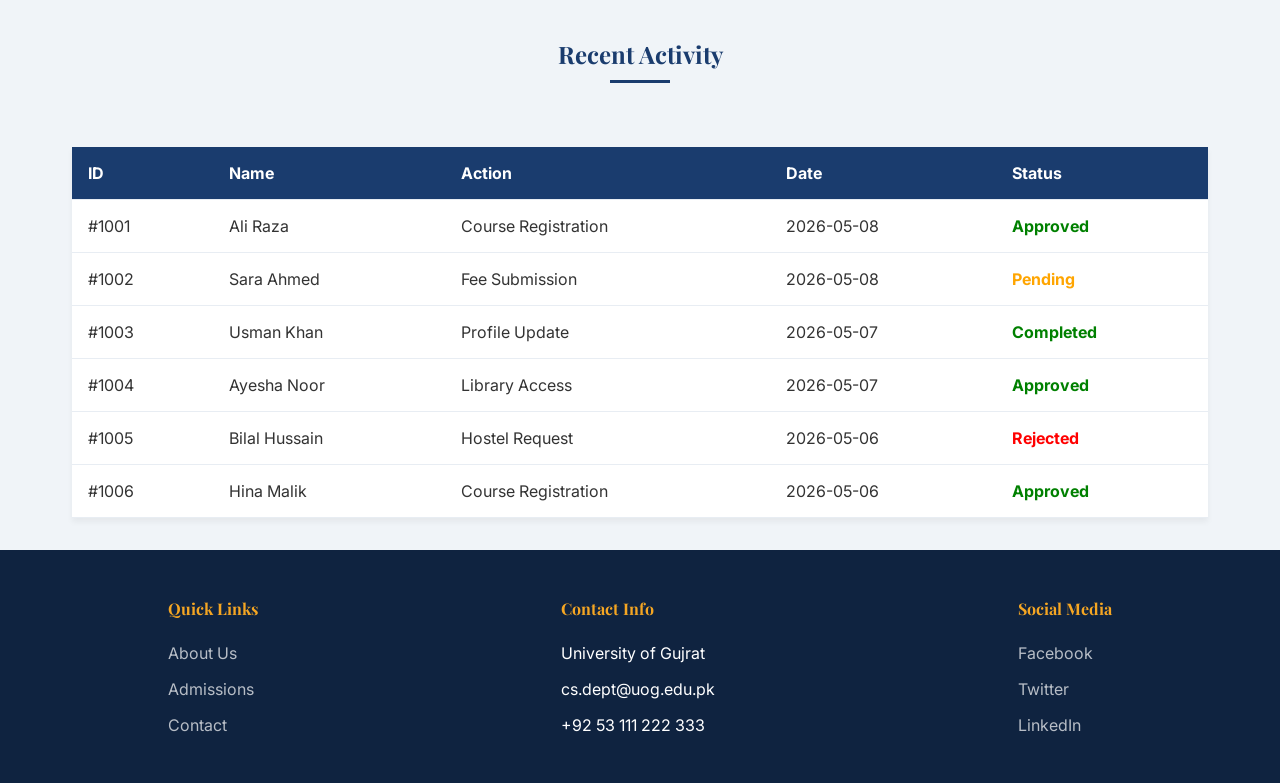
<file: pages/dashboard.html>
<!DOCTYPE html>
<html lang="en">
<head>
  <meta charset="UTF-8">
  <meta name="viewport" content="width=device-width, initial-scale=1.0">
  <title>Dashboard - UOG CS Department</title>
  <link rel="stylesheet" href="../cssFile/globalStyles.css">
</head>
<body>

    <nav class="navbar">
    <a href="../index.html" class="nav-logo">
      <img src="../sources/logo.svg" alt="Logo" width="40" height="40">
      <span>UOG CS</span>
    </a>
    <button class="menu-toggle">?</button>
    <div class="nav-links">
      <a href="../index.html" class="nav-link">Home</a>
      <a href="courses.html" class="nav-link">Courses</a>
      <a href="admissions.html" class="nav-link">Admissions</a>
      <a href="contact.html" class="nav-link">Contact</a>
      <a href="about.html" class="nav-link">About</a>
      <a href="login.html" class="nav-link">Login</a>
      <a href="dashboard.html" class="nav-link">Dashboard</a>
      
      <div class="nav-dropdown">
        <button class="nav-more">More ?</button>
        <div class="nav-dropdown-menu">
          <a href="faculty.html" class="nav-link">Faculty</a>
          <a href="announcements.html" class="nav-link">Announcements</a>
          <a href="events.html" class="nav-link">Events</a>
          <a href="resources.html" class="nav-link">Resources</a>
          <a href="research.html" class="nav-link">Research</a>
          <a href="gallery.html" class="nav-link">Gallery</a>
          <a href="register.html" class="nav-link">Register</a>
        </div>
      </div>
    </div>
  </nav>

  <header class="hero hero-xs">
    <div class="hero-content flex-center hero-content-centered">
      <h1>Department Dashboard</h1>
    </div>
  </header>

  <main class="container">
    
    <div class="stats-row stats-row-plain">
      <div class="card card-centered">
        <span class="stat-number">500+</span>
        <p>Total Students</p>
      </div>
      <div class="card card-centered">
        <span class="stat-number">30+</span>
        <p>Total Faculty</p>
      </div>
      <div class="card card-centered">
        <span class="stat-number">20+</span>
        <p>Total Courses</p>
      </div>
      <div class="card card-centered">
        <span class="stat-number">10+</span>
        <p>Research Projects</p>
      </div>
    </div>

    <div class="section-heading section-heading-mt">
      <h2>Quick Actions</h2>
    </div>
    <div class="flex-row">
      <div class="card card-action">
        <h2 class="icon-lg">👁</h2>
        <p>View All Records</p>
      </div>
      <div class="card card-action">
        <h2 class="icon-lg">➕</h2>
        <p>Add New Record</p>
      </div>
      <div class="card card-action">
        <h2 class="icon-lg">✏️</h2>
        <p>Update Record</p>
      </div>
      <div class="card card-action">
        <h2 class="icon-lg">🗑</h2>
        <p>Delete Record</p>
      </div>
    </div>

    <div class="section-heading section-heading-mt">
      <h2>Student Enrollment (Per Semester)</h2>
    </div>
    <div class="card">
      <div class="chart-container"></div>
    </div>

    <div class="section-heading section-heading-mt">
      <h2>Recent Activity</h2>
    </div>
    <table class="data-table">
      <thead>
        <tr>
          <th>ID</th>
          <th>Name</th>
          <th>Action</th>
          <th>Date</th>
          <th>Status</th>
        </tr>
      </thead>
      <tbody>
        <tr>
          <td>#1001</td>
          <td>Ali Raza</td>
          <td>Course Registration</td>
          <td>2026-05-08</td>
          <td><span class="status-approved">Approved</span></td>
        </tr>
        <tr>
          <td>#1002</td>
          <td>Sara Ahmed</td>
          <td>Fee Submission</td>
          <td>2026-05-08</td>
          <td><span class="status-pending">Pending</span></td>
        </tr>
        <tr>
          <td>#1003</td>
          <td>Usman Khan</td>
          <td>Profile Update</td>
          <td>2026-05-07</td>
          <td><span class="status-approved">Completed</span></td>
        </tr>
        <tr>
          <td>#1004</td>
          <td>Ayesha Noor</td>
          <td>Library Access</td>
          <td>2026-05-07</td>
          <td><span class="status-approved">Approved</span></td>
        </tr>
        <tr>
          <td>#1005</td>
          <td>Bilal Hussain</td>
          <td>Hostel Request</td>
          <td>2026-05-06</td>
          <td><span class="status-rejected">Rejected</span></td>
        </tr>
        <tr>
          <td>#1006</td>
          <td>Hina Malik</td>
          <td>Course Registration</td>
          <td>2026-05-06</td>
          <td><span class="status-approved">Approved</span></td>
        </tr>
      </tbody>
    </table>

  </main>

  <footer class="footer">
    <div class="footer-col">
      <h4>Quick Links</h4>
      <a href="about.html" class="footer-link">About Us</a>
      <a href="admissions.html" class="footer-link">Admissions</a>
      <a href="contact.html" class="footer-link">Contact</a>
    </div>
    <div class="footer-col">
      <h4>Contact Info</h4>
      <p>University of Gujrat</p>
      <p>cs.dept@uog.edu.pk</p>
      <p>+92 53 111 222 333</p>
    </div>
    <div class="footer-col">
      <h4>Social Media</h4>
      <a href="#" class="footer-link">Facebook</a>
      <a href="#" class="footer-link">Twitter</a>
      <a href="#" class="footer-link">LinkedIn</a>
    </div>
  </footer>

  <script src="../jsFile/jsFunctions.js"></script>
</body>
</html>
</file>
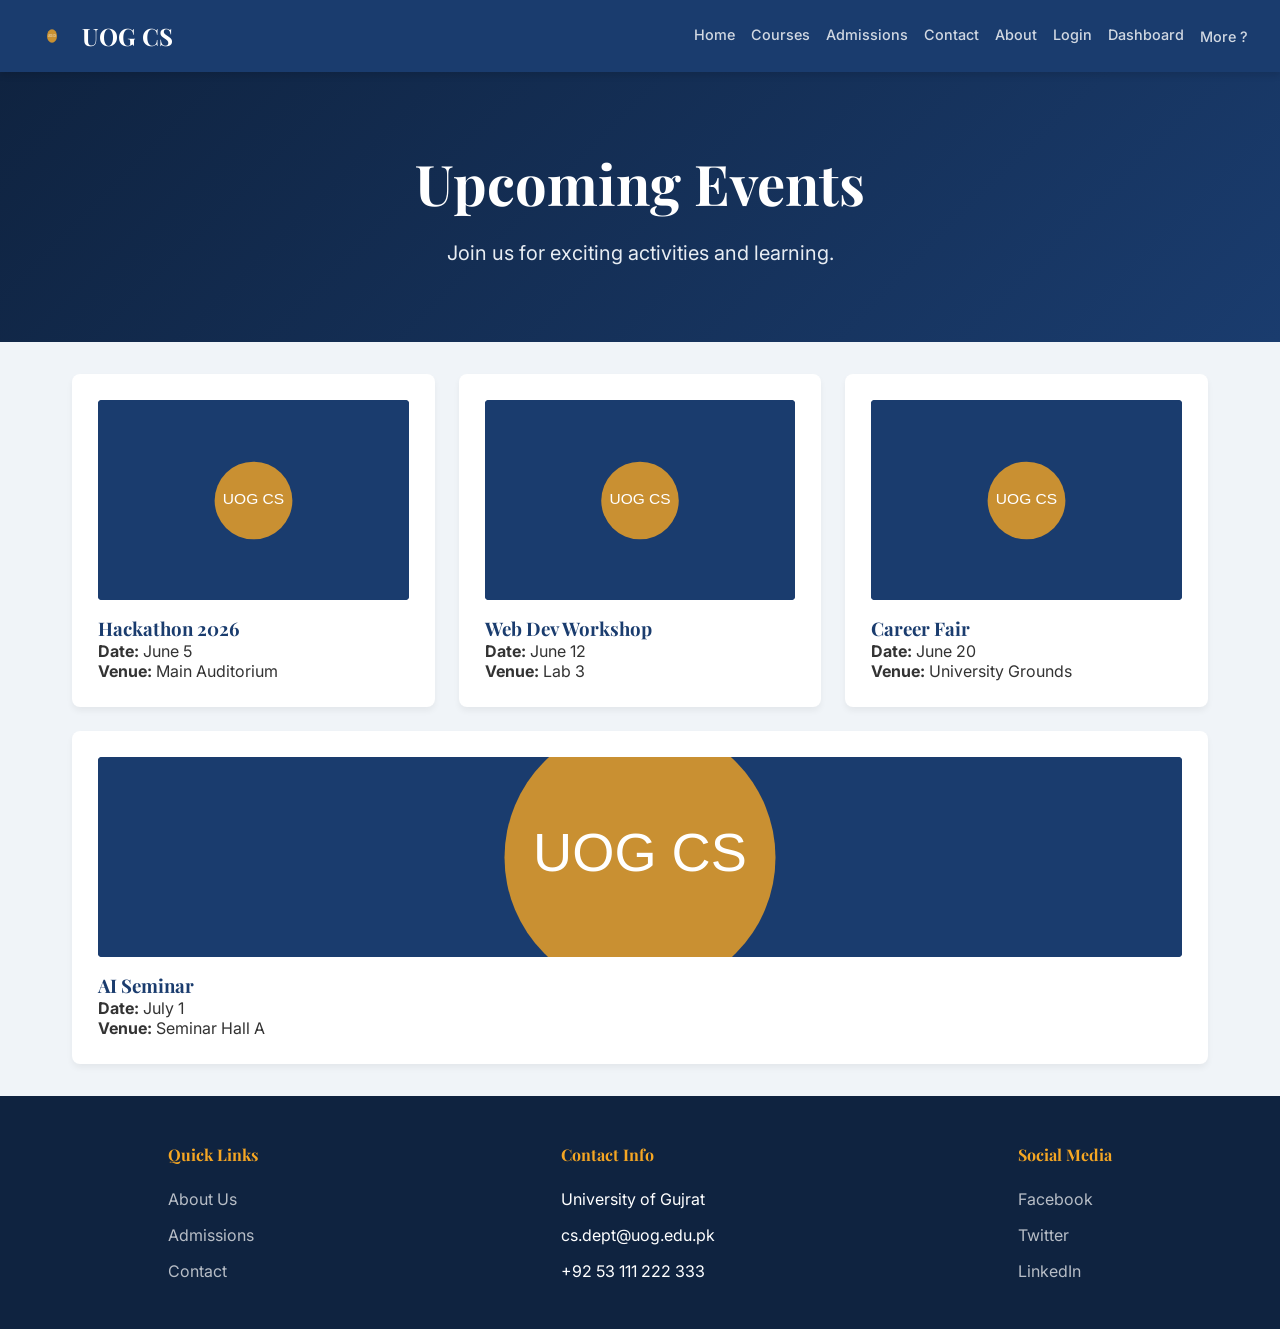
<file: pages/events.html>
<!DOCTYPE html>
<html lang="en">
<head>
  <meta charset="UTF-8">
  <meta name="viewport" content="width=device-width, initial-scale=1.0">
  <title>Events - UOG CS Department</title>
  <link rel="stylesheet" href="../cssFile/globalStyles.css">
</head>
<body>

    <nav class="navbar">
    <a href="../index.html" class="nav-logo">
      <img src="../sources/logo.svg" alt="Logo" width="40" height="40">
      <span>UOG CS</span>
    </a>
    <button class="menu-toggle">?</button>
    <div class="nav-links">
      <a href="../index.html" class="nav-link">Home</a>
      <a href="courses.html" class="nav-link">Courses</a>
      <a href="admissions.html" class="nav-link">Admissions</a>
      <a href="contact.html" class="nav-link">Contact</a>
      <a href="about.html" class="nav-link">About</a>
      <a href="login.html" class="nav-link">Login</a>
      <a href="dashboard.html" class="nav-link">Dashboard</a>
      
      <div class="nav-dropdown">
        <button class="nav-more">More ?</button>
        <div class="nav-dropdown-menu">
          <a href="faculty.html" class="nav-link">Faculty</a>
          <a href="announcements.html" class="nav-link">Announcements</a>
          <a href="events.html" class="nav-link">Events</a>
          <a href="resources.html" class="nav-link">Resources</a>
          <a href="research.html" class="nav-link">Research</a>
          <a href="gallery.html" class="nav-link">Gallery</a>
          <a href="register.html" class="nav-link">Register</a>
        </div>
      </div>
    </div>
  </nav>

  <header class="hero hero-sm">
    <div class="hero-content flex-center hero-content-centered">
      <h1>Upcoming Events</h1>
      <p class="hero-tagline">Join us for exciting activities and learning.</p>
    </div>
  </header>

  <main class="container">
    
    <div class="flex-row">
      <div class="card">
        <img src="../sources/event.svg" alt="Hackathon" class="card-img">
        <h3>Hackathon 2026</h3>
        <p><strong>Date:</strong> June 5</p>
        <p><strong>Venue:</strong> Main Auditorium</p>
      </div>
      <div class="card">
        <img src="../sources/event.svg" alt="Web Dev" class="card-img">
        <h3>Web Dev Workshop</h3>
        <p><strong>Date:</strong> June 12</p>
        <p><strong>Venue:</strong> Lab 3</p>
      </div>
      <div class="card">
        <img src="../sources/event.svg" alt="Career Fair" class="card-img">
        <h3>Career Fair</h3>
        <p><strong>Date:</strong> June 20</p>
        <p><strong>Venue:</strong> University Grounds</p>
      </div>
      <div class="card">
        <img src="../sources/event.svg" alt="AI Seminar" class="card-img">
        <h3>AI Seminar</h3>
        <p><strong>Date:</strong> July 1</p>
        <p><strong>Venue:</strong> Seminar Hall A</p>
      </div>
    </div>

  </main>

  <footer class="footer">
    <div class="footer-col">
      <h4>Quick Links</h4>
      <a href="about.html" class="footer-link">About Us</a>
      <a href="admissions.html" class="footer-link">Admissions</a>
      <a href="contact.html" class="footer-link">Contact</a>
    </div>
    <div class="footer-col">
      <h4>Contact Info</h4>
      <p>University of Gujrat</p>
      <p>cs.dept@uog.edu.pk</p>
      <p>+92 53 111 222 333</p>
    </div>
    <div class="footer-col">
      <h4>Social Media</h4>
      <a href="#" class="footer-link">Facebook</a>
      <a href="#" class="footer-link">Twitter</a>
      <a href="#" class="footer-link">LinkedIn</a>
    </div>
  </footer>

  <script src="../jsFile/jsFunctions.js"></script>
</body>
</html>
</file>
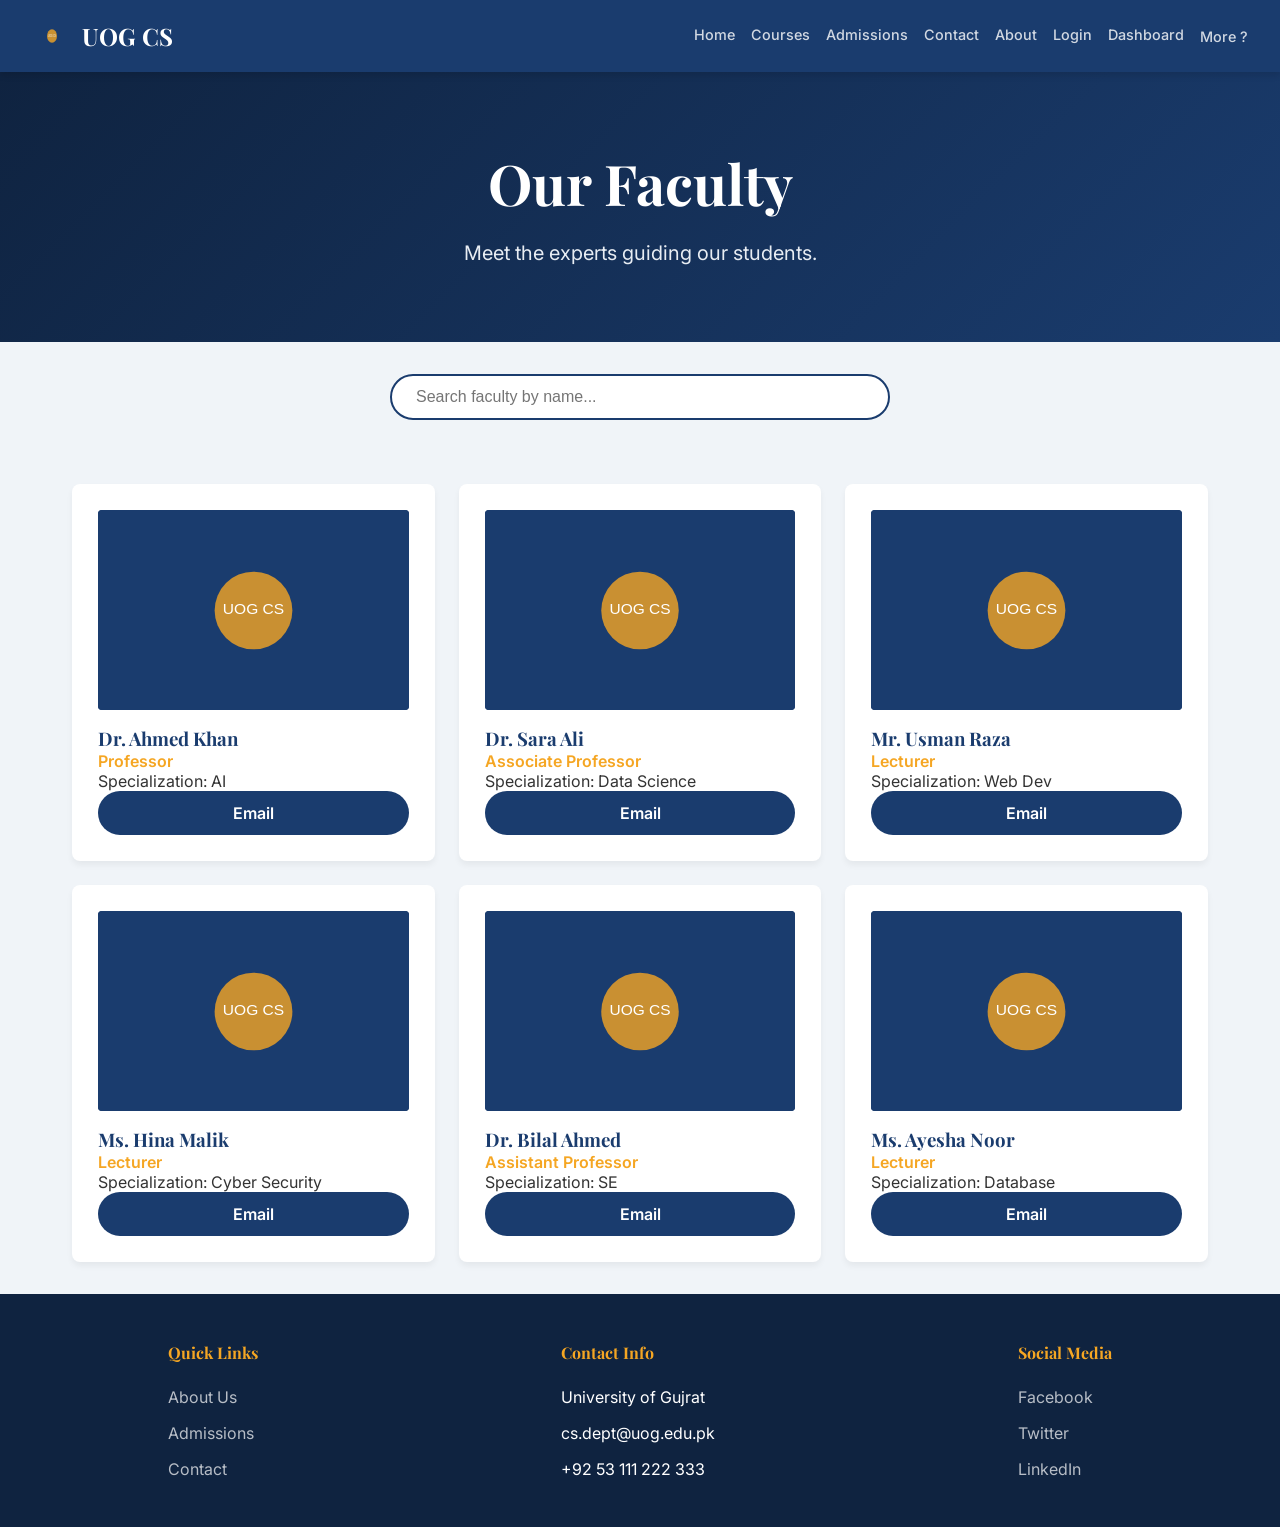
<file: pages/faculty.html>
<!DOCTYPE html>
<html lang="en">
<head>
  <meta charset="UTF-8">
  <meta name="viewport" content="width=device-width, initial-scale=1.0">
  <title>Faculty - UOG CS Department</title>
  <link rel="stylesheet" href="../cssFile/globalStyles.css">
</head>
<body>

    <nav class="navbar">
    <a href="../index.html" class="nav-logo">
      <img src="../sources/logo.svg" alt="Logo" width="40" height="40">
      <span>UOG CS</span>
    </a>
    <button class="menu-toggle">?</button>
    <div class="nav-links">
      <a href="../index.html" class="nav-link">Home</a>
      <a href="courses.html" class="nav-link">Courses</a>
      <a href="admissions.html" class="nav-link">Admissions</a>
      <a href="contact.html" class="nav-link">Contact</a>
      <a href="about.html" class="nav-link">About</a>
      <a href="login.html" class="nav-link">Login</a>
      <a href="dashboard.html" class="nav-link">Dashboard</a>
      
      <div class="nav-dropdown">
        <button class="nav-more">More ?</button>
        <div class="nav-dropdown-menu">
          <a href="faculty.html" class="nav-link">Faculty</a>
          <a href="announcements.html" class="nav-link">Announcements</a>
          <a href="events.html" class="nav-link">Events</a>
          <a href="resources.html" class="nav-link">Resources</a>
          <a href="research.html" class="nav-link">Research</a>
          <a href="gallery.html" class="nav-link">Gallery</a>
          <a href="register.html" class="nav-link">Register</a>
        </div>
      </div>
    </div>
  </nav>

  <header class="hero hero-sm">
    <div class="hero-content flex-center hero-content-centered">
      <h1>Our Faculty</h1>
      <p class="hero-tagline">Meet the experts guiding our students.</p>
    </div>
  </header>

  <main class="container">
    
    <div class="search-container">
      <input type="text" id="facultySearch" class="search-input" placeholder="Search faculty by name...">
    </div>

    <div class="flex-row">
      <div class="card">
        <img src="../sources/photo.svg" alt="Photo" class="card-img">
        <h3>Dr. Ahmed Khan</h3>
        <p class="faculty-role">Professor</p>
        <p>Specialization: AI</p>
        <a href="mailto:ahmed.khan@uog.edu.pk" class="btn-pill btn-primary btn-push-down">Email</a>
      </div>
      <div class="card">
        <img src="../sources/photo.svg" alt="Photo" class="card-img">
        <h3>Dr. Sara Ali</h3>
        <p class="faculty-role">Associate Professor</p>
        <p>Specialization: Data Science</p>
        <a href="mailto:sara.ali@uog.edu.pk" class="btn-pill btn-primary btn-push-down">Email</a>
      </div>
      <div class="card">
        <img src="../sources/photo.svg" alt="Photo" class="card-img">
        <h3>Mr. Usman Raza</h3>
        <p class="faculty-role">Lecturer</p>
        <p>Specialization: Web Dev</p>
        <a href="mailto:usman.raza@uog.edu.pk" class="btn-pill btn-primary btn-push-down">Email</a>
      </div>
      <div class="card">
        <img src="../sources/photo.svg" alt="Photo" class="card-img">
        <h3>Ms. Hina Malik</h3>
        <p class="faculty-role">Lecturer</p>
        <p>Specialization: Cyber Security</p>
        <a href="mailto:hina.malik@uog.edu.pk" class="btn-pill btn-primary btn-push-down">Email</a>
      </div>
      <div class="card">
        <img src="../sources/photo.svg" alt="Photo" class="card-img">
        <h3>Dr. Bilal Ahmed</h3>
        <p class="faculty-role">Assistant Professor</p>
        <p>Specialization: SE</p>
        <a href="mailto:bilal.ahmed@uog.edu.pk" class="btn-pill btn-primary btn-push-down">Email</a>
      </div>
      <div class="card">
        <img src="../sources/photo.svg" alt="Photo" class="card-img">
        <h3>Ms. Ayesha Noor</h3>
        <p class="faculty-role">Lecturer</p>
        <p>Specialization: Database</p>
        <a href="mailto:ayesha.noor@uog.edu.pk" class="btn-pill btn-primary btn-push-down">Email</a>
      </div>
    </div>

  </main>

  <footer class="footer">
    <div class="footer-col">
      <h4>Quick Links</h4>
      <a href="about.html" class="footer-link">About Us</a>
      <a href="admissions.html" class="footer-link">Admissions</a>
      <a href="contact.html" class="footer-link">Contact</a>
    </div>
    <div class="footer-col">
      <h4>Contact Info</h4>
      <p>University of Gujrat</p>
      <p>cs.dept@uog.edu.pk</p>
      <p>+92 53 111 222 333</p>
    </div>
    <div class="footer-col">
      <h4>Social Media</h4>
      <a href="#" class="footer-link">Facebook</a>
      <a href="#" class="footer-link">Twitter</a>
      <a href="#" class="footer-link">LinkedIn</a>
    </div>
  </footer>

  <script src="../jsFile/jsFunctions.js"></script>
</body>
</html>
</file>
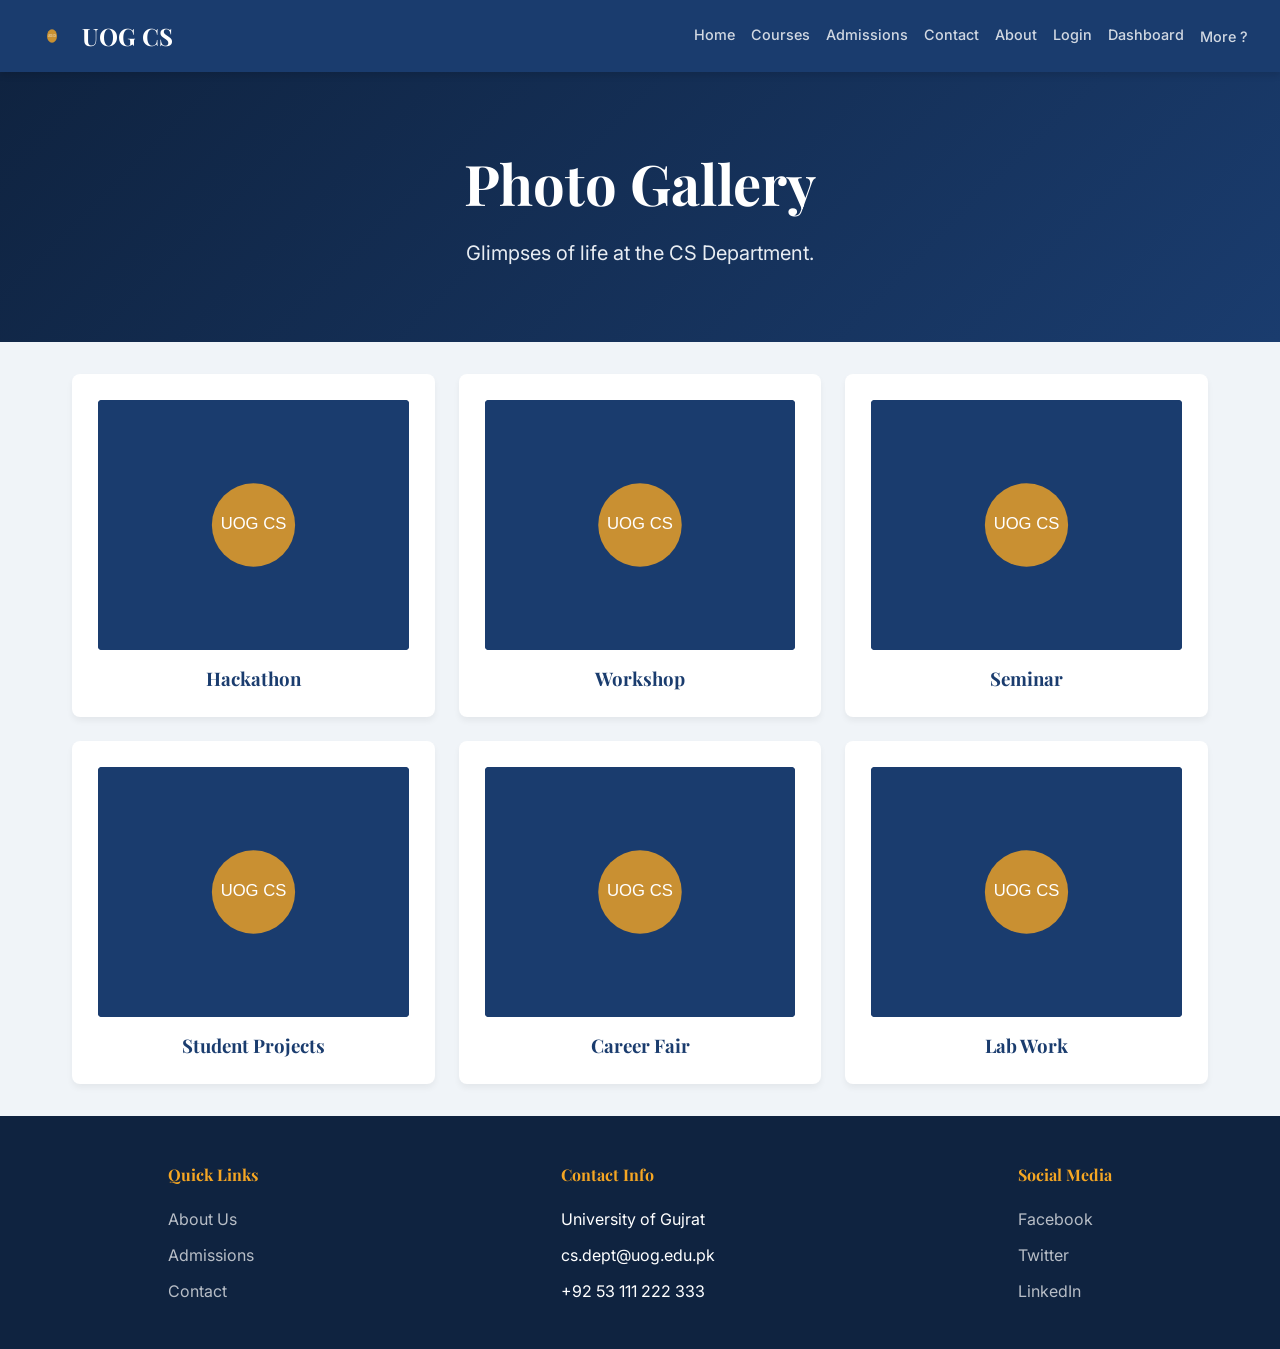
<file: pages/gallery.html>
<!DOCTYPE html>
<html lang="en">
<head>
  <meta charset="UTF-8">
  <meta name="viewport" content="width=device-width, initial-scale=1.0">
  <title>Gallery - UOG CS Department</title>
  <link rel="stylesheet" href="../cssFile/globalStyles.css">
</head>
<body>

    <nav class="navbar">
    <a href="../index.html" class="nav-logo">
      <img src="../sources/logo.svg" alt="Logo" width="40" height="40">
      <span>UOG CS</span>
    </a>
    <button class="menu-toggle">?</button>
    <div class="nav-links">
      <a href="../index.html" class="nav-link">Home</a>
      <a href="courses.html" class="nav-link">Courses</a>
      <a href="admissions.html" class="nav-link">Admissions</a>
      <a href="contact.html" class="nav-link">Contact</a>
      <a href="about.html" class="nav-link">About</a>
      <a href="login.html" class="nav-link">Login</a>
      <a href="dashboard.html" class="nav-link">Dashboard</a>
      
      <div class="nav-dropdown">
        <button class="nav-more">More ?</button>
        <div class="nav-dropdown-menu">
          <a href="faculty.html" class="nav-link">Faculty</a>
          <a href="announcements.html" class="nav-link">Announcements</a>
          <a href="events.html" class="nav-link">Events</a>
          <a href="resources.html" class="nav-link">Resources</a>
          <a href="research.html" class="nav-link">Research</a>
          <a href="gallery.html" class="nav-link">Gallery</a>
          <a href="register.html" class="nav-link">Register</a>
        </div>
      </div>
    </div>
  </nav>

  <header class="hero hero-sm">
    <div class="hero-content flex-center hero-content-centered">
      <h1>Photo Gallery</h1>
      <p class="hero-tagline">Glimpses of life at the CS Department.</p>
    </div>
  </header>

  <main class="container">
    
    <div class="flex-row">
      <div class="card">
        <img src="../sources/gallery1.svg" alt="Hackathon" class="card-img card-img-lg">
        <h3 class="card-title-center">Hackathon</h3>
      </div>
      <div class="card">
        <img src="../sources/gallery2.svg" alt="Workshop" class="card-img card-img-lg">
        <h3 class="card-title-center">Workshop</h3>
      </div>
      <div class="card">
        <img src="../sources/gallery3.svg" alt="Seminar" class="card-img card-img-lg">
        <h3 class="card-title-center">Seminar</h3>
      </div>
      <div class="card">
        <img src="../sources/gallery4.svg" alt="Student Projects" class="card-img card-img-lg">
        <h3 class="card-title-center">Student Projects</h3>
      </div>
      <div class="card">
        <img src="../sources/gallery5.svg" alt="Career Fair" class="card-img card-img-lg">
        <h3 class="card-title-center">Career Fair</h3>
      </div>
      <div class="card">
        <img src="../sources/gallery6.svg" alt="Lab Work" class="card-img card-img-lg">
        <h3 class="card-title-center">Lab Work</h3>
      </div>
    </div>

  </main>

  <footer class="footer">
    <div class="footer-col">
      <h4>Quick Links</h4>
      <a href="about.html" class="footer-link">About Us</a>
      <a href="admissions.html" class="footer-link">Admissions</a>
      <a href="contact.html" class="footer-link">Contact</a>
    </div>
    <div class="footer-col">
      <h4>Contact Info</h4>
      <p>University of Gujrat</p>
      <p>cs.dept@uog.edu.pk</p>
      <p>+92 53 111 222 333</p>
    </div>
    <div class="footer-col">
      <h4>Social Media</h4>
      <a href="#" class="footer-link">Facebook</a>
      <a href="#" class="footer-link">Twitter</a>
      <a href="#" class="footer-link">LinkedIn</a>
    </div>
  </footer>

  <script src="../jsFile/jsFunctions.js"></script>
</body>
</html>
</file>
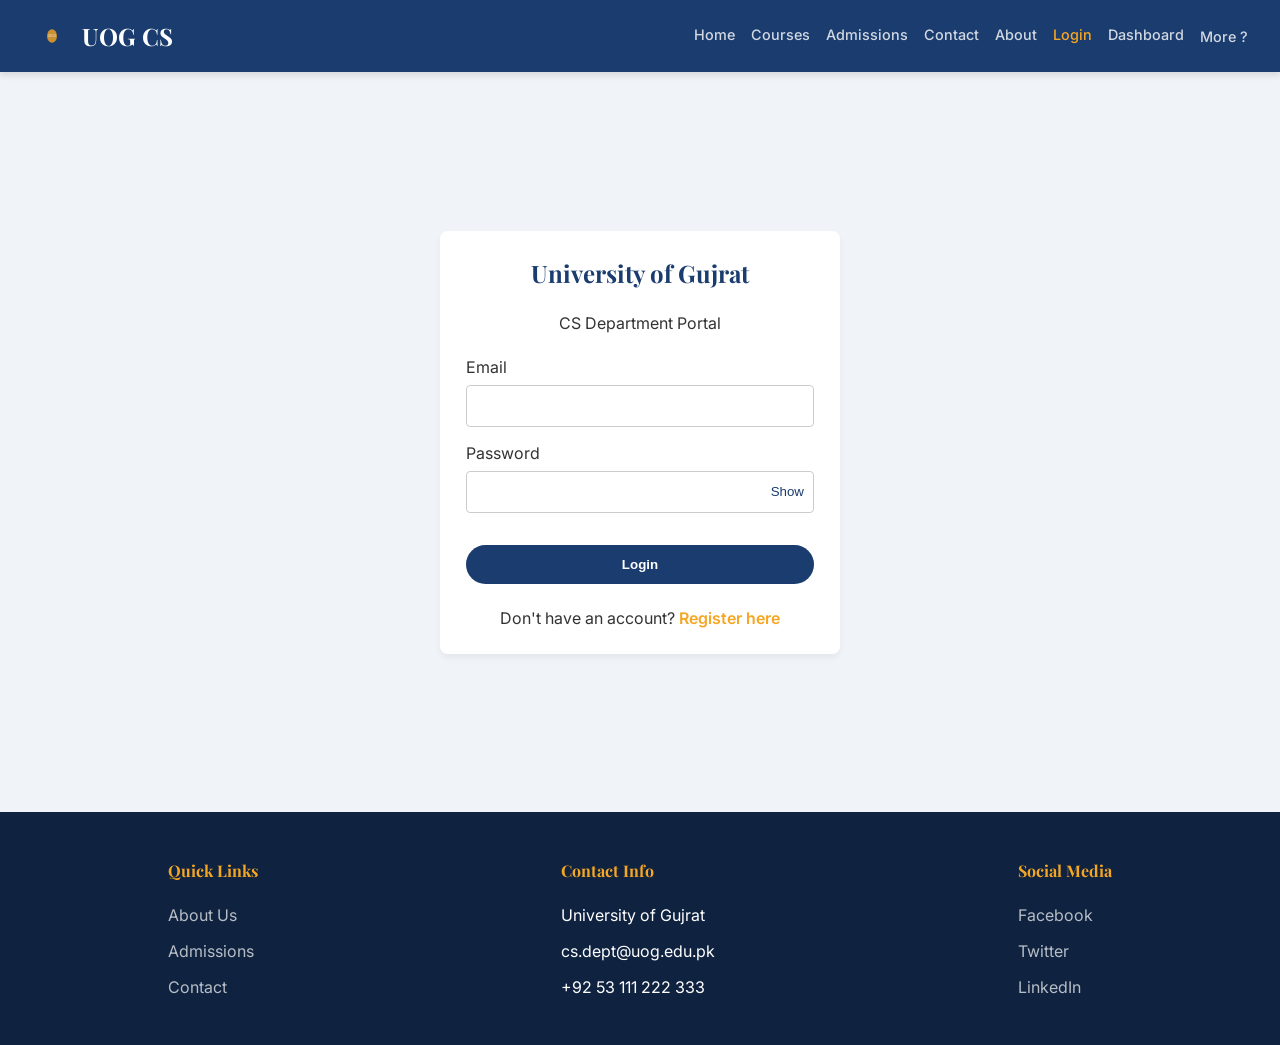
<file: pages/login.html>
<!DOCTYPE html>
<html lang="en">
<head>
  <meta charset="UTF-8">
  <meta name="viewport" content="width=device-width, initial-scale=1.0">
  <title>Login - UOG CS Department</title>
  <link rel="stylesheet" href="../cssFile/globalStyles.css">
</head>
<body>

    <nav class="navbar">
    <a href="../index.html" class="nav-logo">
      <img src="../sources/logo.svg" alt="Logo" width="40" height="40">
      <span>UOG CS</span>
    </a>
    <button class="menu-toggle">?</button>
    <div class="nav-links">
      <a href="../index.html" class="nav-link">Home</a>
      <a href="courses.html" class="nav-link">Courses</a>
      <a href="admissions.html" class="nav-link">Admissions</a>
      <a href="contact.html" class="nav-link">Contact</a>
      <a href="about.html" class="nav-link">About</a>
      <a href="login.html" class="nav-link">Login</a>
      <a href="dashboard.html" class="nav-link">Dashboard</a>
      
      <div class="nav-dropdown">
        <button class="nav-more">More ?</button>
        <div class="nav-dropdown-menu">
          <a href="faculty.html" class="nav-link">Faculty</a>
          <a href="announcements.html" class="nav-link">Announcements</a>
          <a href="events.html" class="nav-link">Events</a>
          <a href="resources.html" class="nav-link">Resources</a>
          <a href="research.html" class="nav-link">Research</a>
          <a href="gallery.html" class="nav-link">Gallery</a>
          <a href="register.html" class="nav-link">Register</a>
        </div>
      </div>
    </div>
  </nav>

  <div class="auth-container">
    <div class="card auth-card">
      <h2 class="auth-title">University of Gujrat</h2>
      <p class="auth-subtitle">CS Department Portal</p>
      
      <form class="validate-form">
        <div class="form-group">
          <label for="email">Email</label>
          <input type="email" id="email" name="email" class="form-input" required>
          <span class="error-msg"></span>
        </div>
        
        <div class="form-group">
          <label for="password">Password</label>
          <div class="password-wrapper">
            <input type="password" id="password" name="password" class="form-input password-input" required>
            <button type="button" class="toggle-password">Show</button>
          </div>
          <span class="error-msg"></span>
        </div>
        
        <button type="submit" class="btn-pill btn-primary btn-full">Login</button>
      </form>
      
      <p class="auth-footer-note">
        Don't have an account? <a href="register.html" class="link-accent">Register here</a>
      </p>
    </div>
  </div>

  <footer class="footer">
    <div class="footer-col">
      <h4>Quick Links</h4>
      <a href="about.html" class="footer-link">About Us</a>
      <a href="admissions.html" class="footer-link">Admissions</a>
      <a href="contact.html" class="footer-link">Contact</a>
    </div>
    <div class="footer-col">
      <h4>Contact Info</h4>
      <p>University of Gujrat</p>
      <p>cs.dept@uog.edu.pk</p>
      <p>+92 53 111 222 333</p>
    </div>
    <div class="footer-col">
      <h4>Social Media</h4>
      <a href="#" class="footer-link">Facebook</a>
      <a href="#" class="footer-link">Twitter</a>
      <a href="#" class="footer-link">LinkedIn</a>
    </div>
  </footer>

  <script src="../jsFile/jsFunctions.js"></script>
</body>
</html>
</file>
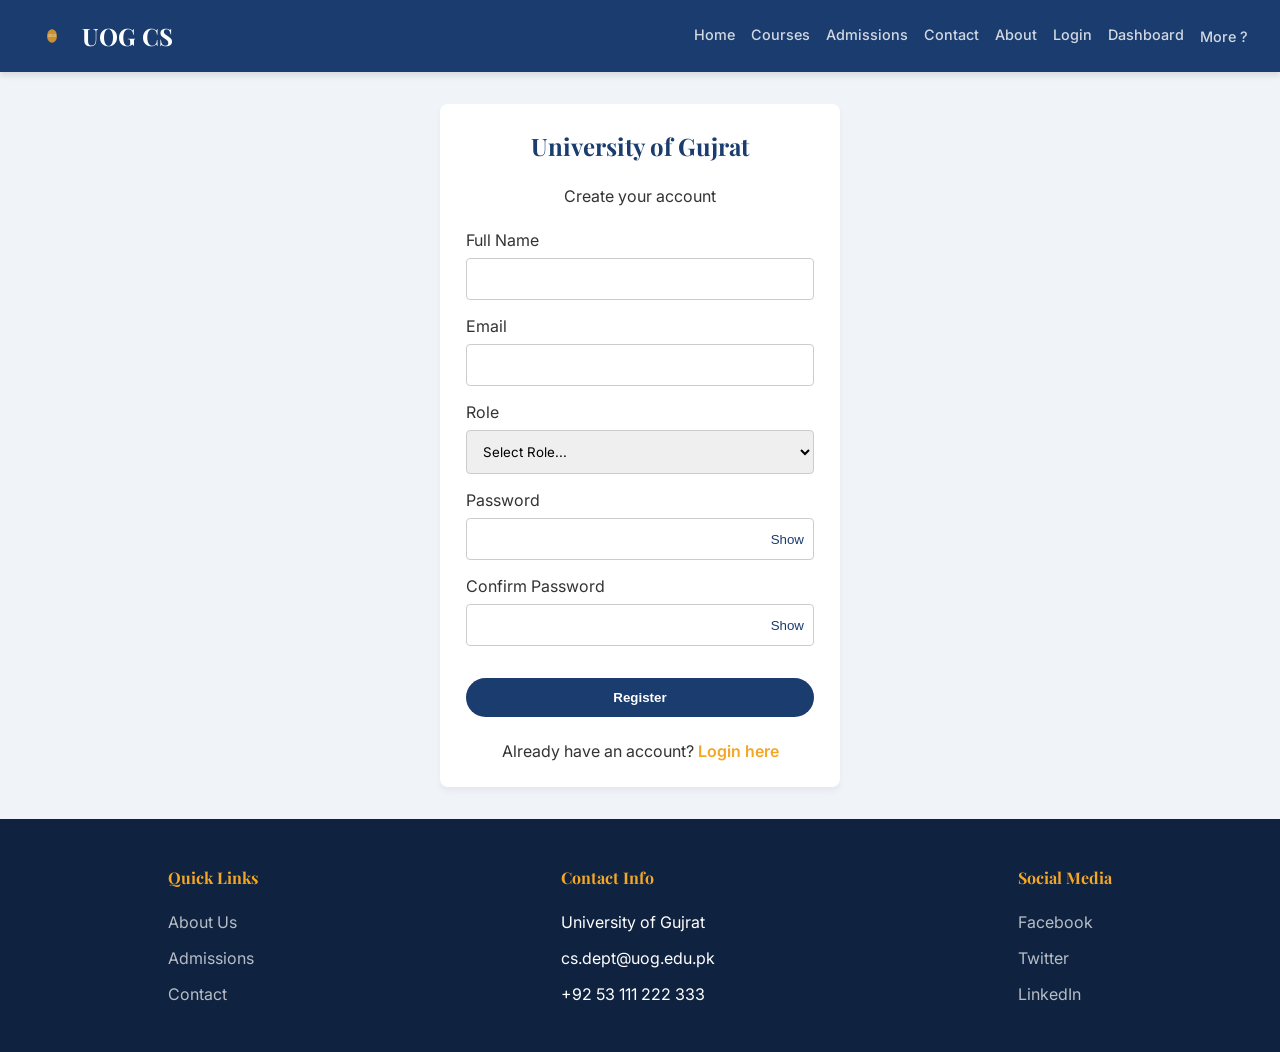
<file: pages/register.html>
<!DOCTYPE html>
<html lang="en">
<head>
  <meta charset="UTF-8">
  <meta name="viewport" content="width=device-width, initial-scale=1.0">
  <title>Register - UOG CS Department</title>
  <link rel="stylesheet" href="../cssFile/globalStyles.css">
</head>
<body>

    <nav class="navbar">
    <a href="../index.html" class="nav-logo">
      <img src="../sources/logo.svg" alt="Logo" width="40" height="40">
      <span>UOG CS</span>
    </a>
    <button class="menu-toggle">?</button>
    <div class="nav-links">
      <a href="../index.html" class="nav-link">Home</a>
      <a href="courses.html" class="nav-link">Courses</a>
      <a href="admissions.html" class="nav-link">Admissions</a>
      <a href="contact.html" class="nav-link">Contact</a>
      <a href="about.html" class="nav-link">About</a>
      <a href="login.html" class="nav-link">Login</a>
      <a href="dashboard.html" class="nav-link">Dashboard</a>
      
      <div class="nav-dropdown">
        <button class="nav-more">More ?</button>
        <div class="nav-dropdown-menu">
          <a href="faculty.html" class="nav-link">Faculty</a>
          <a href="announcements.html" class="nav-link">Announcements</a>
          <a href="events.html" class="nav-link">Events</a>
          <a href="resources.html" class="nav-link">Resources</a>
          <a href="research.html" class="nav-link">Research</a>
          <a href="gallery.html" class="nav-link">Gallery</a>
          <a href="register.html" class="nav-link">Register</a>
        </div>
      </div>
    </div>
  </nav>

  <div class="auth-container">
    <div class="card auth-card">
      <h2 class="auth-title">University of Gujrat</h2>
      <p class="auth-subtitle">Create your account</p>
      
      <form class="validate-form">
        <div class="form-group">
          <label for="fullname">Full Name</label>
          <input type="text" id="fullname" name="fullname" class="form-input" required>
          <span class="error-msg"></span>
        </div>

        <div class="form-group">
          <label for="email">Email</label>
          <input type="email" id="email" name="email" class="form-input" required>
          <span class="error-msg"></span>
        </div>

        <div class="form-group">
          <label for="role">Role</label>
          <select id="role" name="role" class="form-input" required>
            <option value="">Select Role...</option>
            <option value="student">Student</option>
            <option value="faculty">Faculty</option>
            <option value="admin">Admin</option>
          </select>
          <span class="error-msg"></span>
        </div>
        
        <div class="form-group">
          <label for="password">Password</label>
          <div class="password-wrapper">
            <input type="password" id="password" name="password" class="form-input password-input" required>
            <button type="button" class="toggle-password">Show</button>
          </div>
          <span class="error-msg"></span>
        </div>

        <div class="form-group">
          <label for="confirmPassword">Confirm Password</label>
          <div class="password-wrapper">
            <input type="password" id="confirmPassword" name="confirmPassword" class="form-input password-input" required>
            <button type="button" class="toggle-password">Show</button>
          </div>
          <span class="error-msg"></span>
        </div>
        
        <button type="submit" class="btn-pill btn-primary btn-full">Register</button>
      </form>
      
      <p class="auth-footer-note">
        Already have an account? <a href="login.html" class="link-accent">Login here</a>
      </p>
    </div>
  </div>

  <footer class="footer">
    <div class="footer-col">
      <h4>Quick Links</h4>
      <a href="about.html" class="footer-link">About Us</a>
      <a href="admissions.html" class="footer-link">Admissions</a>
      <a href="contact.html" class="footer-link">Contact</a>
    </div>
    <div class="footer-col">
      <h4>Contact Info</h4>
      <p>University of Gujrat</p>
      <p>cs.dept@uog.edu.pk</p>
      <p>+92 53 111 222 333</p>
    </div>
    <div class="footer-col">
      <h4>Social Media</h4>
      <a href="#" class="footer-link">Facebook</a>
      <a href="#" class="footer-link">Twitter</a>
      <a href="#" class="footer-link">LinkedIn</a>
    </div>
  </footer>

  <script src="../jsFile/jsFunctions.js"></script>
</body>
</html>
</file>
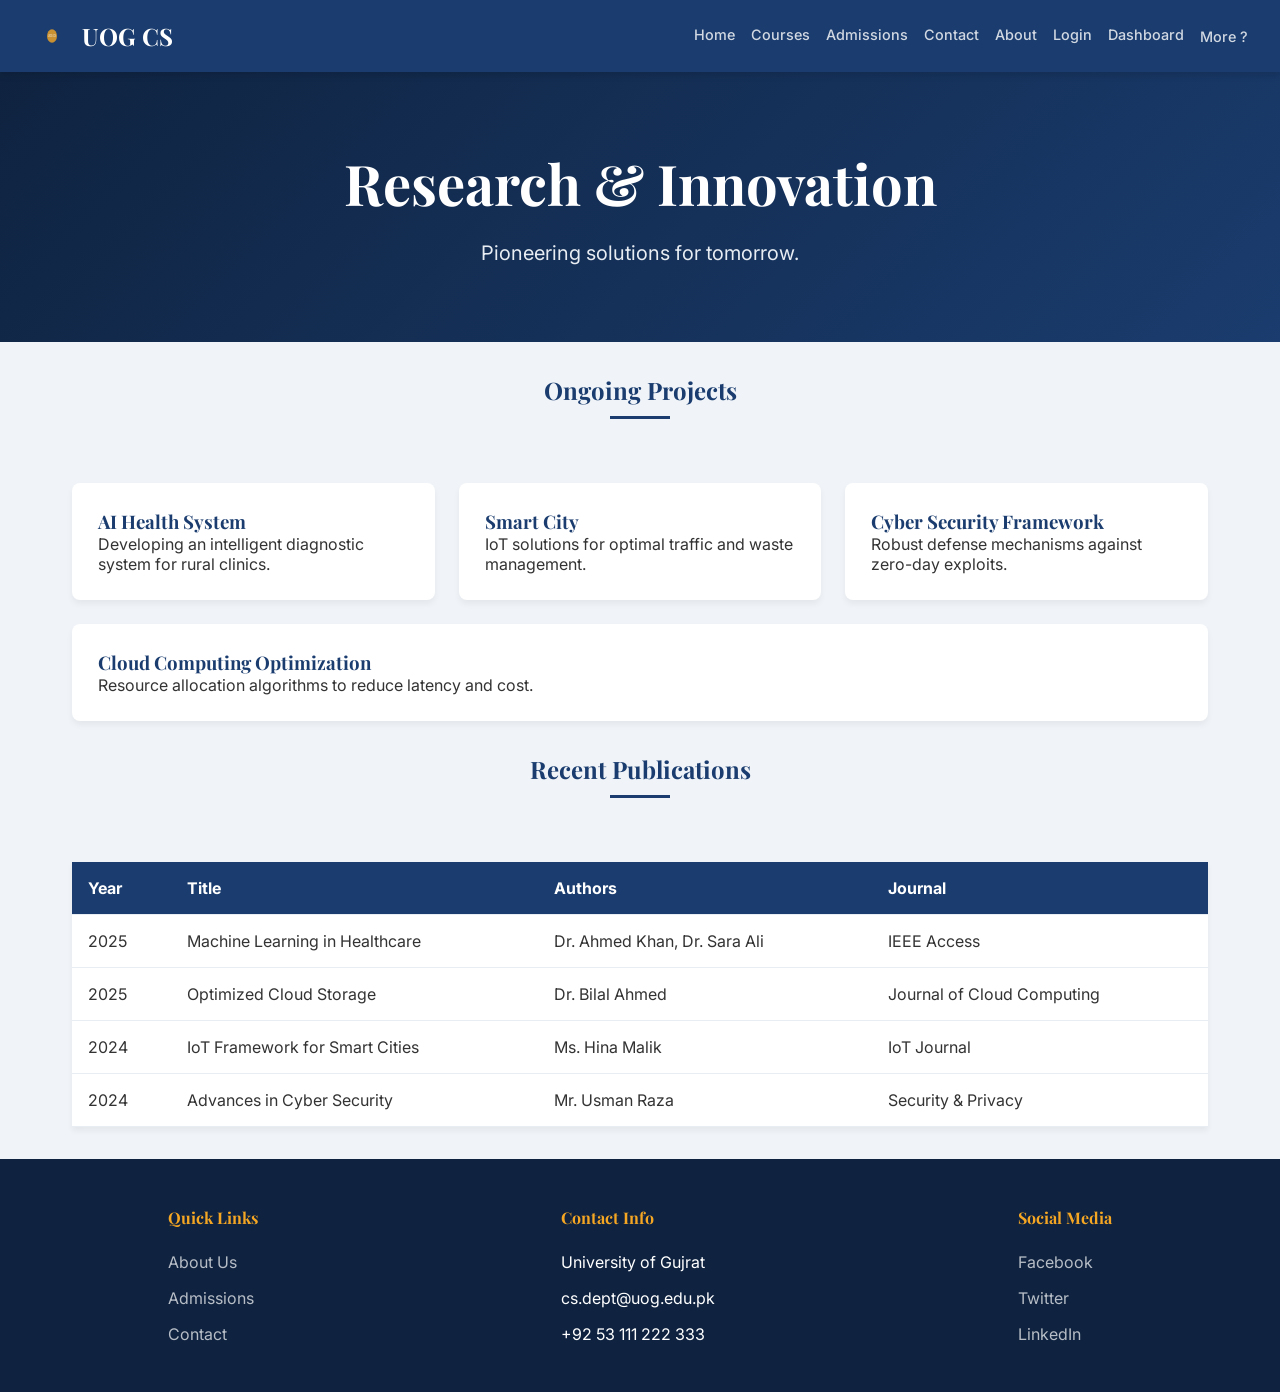
<file: pages/research.html>
<!DOCTYPE html>
<html lang="en">
<head>
  <meta charset="UTF-8">
  <meta name="viewport" content="width=device-width, initial-scale=1.0">
  <title>Research - UOG CS Department</title>
  <link rel="stylesheet" href="../cssFile/globalStyles.css">
</head>
<body>

    <nav class="navbar">
    <a href="../index.html" class="nav-logo">
      <img src="../sources/logo.svg" alt="Logo" width="40" height="40">
      <span>UOG CS</span>
    </a>
    <button class="menu-toggle">?</button>
    <div class="nav-links">
      <a href="../index.html" class="nav-link">Home</a>
      <a href="courses.html" class="nav-link">Courses</a>
      <a href="admissions.html" class="nav-link">Admissions</a>
      <a href="contact.html" class="nav-link">Contact</a>
      <a href="about.html" class="nav-link">About</a>
      <a href="login.html" class="nav-link">Login</a>
      <a href="dashboard.html" class="nav-link">Dashboard</a>
      
      <div class="nav-dropdown">
        <button class="nav-more">More ?</button>
        <div class="nav-dropdown-menu">
          <a href="faculty.html" class="nav-link">Faculty</a>
          <a href="announcements.html" class="nav-link">Announcements</a>
          <a href="events.html" class="nav-link">Events</a>
          <a href="resources.html" class="nav-link">Resources</a>
          <a href="research.html" class="nav-link">Research</a>
          <a href="gallery.html" class="nav-link">Gallery</a>
          <a href="register.html" class="nav-link">Register</a>
        </div>
      </div>
    </div>
  </nav>

  <header class="hero hero-sm">
    <div class="hero-content flex-center hero-content-centered">
      <h1>Research & Innovation</h1>
      <p class="hero-tagline">Pioneering solutions for tomorrow.</p>
    </div>
  </header>

  <main class="container">
    
    <div class="section-heading">
      <h2>Ongoing Projects</h2>
    </div>
    <div class="flex-row">
      <div class="card">
        <h3>AI Health System</h3>
        <p>Developing an intelligent diagnostic system for rural clinics.</p>
      </div>
      <div class="card">
        <h3>Smart City</h3>
        <p>IoT solutions for optimal traffic and waste management.</p>
      </div>
      <div class="card">
        <h3>Cyber Security Framework</h3>
        <p>Robust defense mechanisms against zero-day exploits.</p>
      </div>
      <div class="card">
        <h3>Cloud Computing Optimization</h3>
        <p>Resource allocation algorithms to reduce latency and cost.</p>
      </div>
    </div>

    <div class="section-heading">
      <h2>Recent Publications</h2>
    </div>
    <table class="data-table">
      <thead>
        <tr>
          <th>Year</th>
          <th>Title</th>
          <th>Authors</th>
          <th>Journal</th>
        </tr>
      </thead>
      <tbody>
        <tr>
          <td>2025</td>
          <td>Machine Learning in Healthcare</td>
          <td>Dr. Ahmed Khan, Dr. Sara Ali</td>
          <td>IEEE Access</td>
        </tr>
        <tr>
          <td>2025</td>
          <td>Optimized Cloud Storage</td>
          <td>Dr. Bilal Ahmed</td>
          <td>Journal of Cloud Computing</td>
        </tr>
        <tr>
          <td>2024</td>
          <td>IoT Framework for Smart Cities</td>
          <td>Ms. Hina Malik</td>
          <td>IoT Journal</td>
        </tr>
        <tr>
          <td>2024</td>
          <td>Advances in Cyber Security</td>
          <td>Mr. Usman Raza</td>
          <td>Security & Privacy</td>
        </tr>
      </tbody>
    </table>

  </main>

  <footer class="footer">
    <div class="footer-col">
      <h4>Quick Links</h4>
      <a href="about.html" class="footer-link">About Us</a>
      <a href="admissions.html" class="footer-link">Admissions</a>
      <a href="contact.html" class="footer-link">Contact</a>
    </div>
    <div class="footer-col">
      <h4>Contact Info</h4>
      <p>University of Gujrat</p>
      <p>cs.dept@uog.edu.pk</p>
      <p>+92 53 111 222 333</p>
    </div>
    <div class="footer-col">
      <h4>Social Media</h4>
      <a href="#" class="footer-link">Facebook</a>
      <a href="#" class="footer-link">Twitter</a>
      <a href="#" class="footer-link">LinkedIn</a>
    </div>
  </footer>

  <script src="../jsFile/jsFunctions.js"></script>
</body>
</html>
</file>
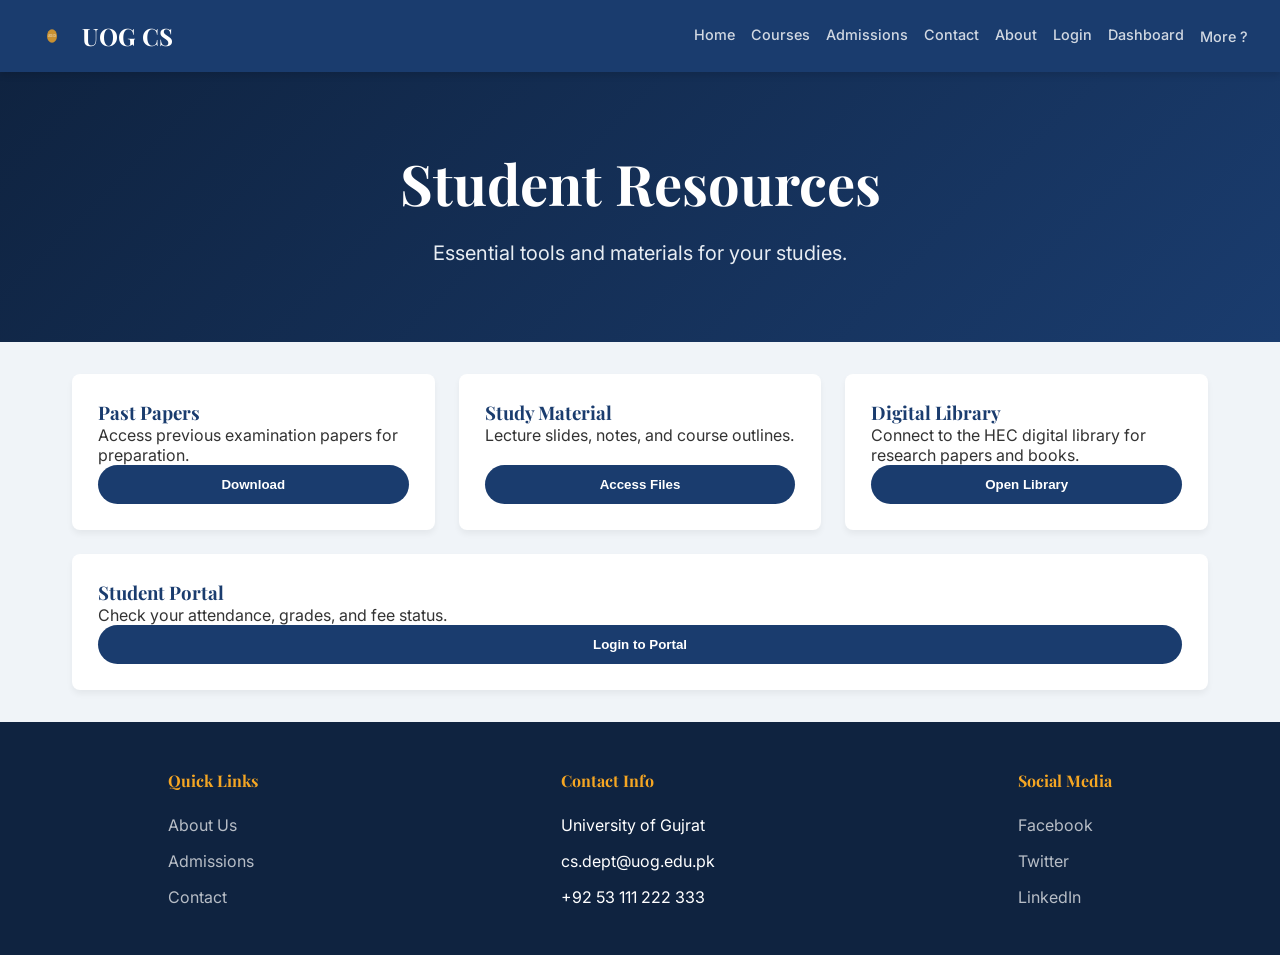
<file: pages/resources.html>
<!DOCTYPE html>
<html lang="en">
<head>
  <meta charset="UTF-8">
  <meta name="viewport" content="width=device-width, initial-scale=1.0">
  <title>Resources - UOG CS Department</title>
  <link rel="stylesheet" href="../cssFile/globalStyles.css">
</head>
<body>

    <nav class="navbar">
    <a href="../index.html" class="nav-logo">
      <img src="../sources/logo.svg" alt="Logo" width="40" height="40">
      <span>UOG CS</span>
    </a>
    <button class="menu-toggle">?</button>
    <div class="nav-links">
      <a href="../index.html" class="nav-link">Home</a>
      <a href="courses.html" class="nav-link">Courses</a>
      <a href="admissions.html" class="nav-link">Admissions</a>
      <a href="contact.html" class="nav-link">Contact</a>
      <a href="about.html" class="nav-link">About</a>
      <a href="login.html" class="nav-link">Login</a>
      <a href="dashboard.html" class="nav-link">Dashboard</a>
      
      <div class="nav-dropdown">
        <button class="nav-more">More ?</button>
        <div class="nav-dropdown-menu">
          <a href="faculty.html" class="nav-link">Faculty</a>
          <a href="announcements.html" class="nav-link">Announcements</a>
          <a href="events.html" class="nav-link">Events</a>
          <a href="resources.html" class="nav-link">Resources</a>
          <a href="research.html" class="nav-link">Research</a>
          <a href="gallery.html" class="nav-link">Gallery</a>
          <a href="register.html" class="nav-link">Register</a>
        </div>
      </div>
    </div>
  </nav>

  <header class="hero hero-sm">
    <div class="hero-content flex-center hero-content-centered">
      <h1>Student Resources</h1>
      <p class="hero-tagline">Essential tools and materials for your studies.</p>
    </div>
  </header>

  <main class="container">
    
    <div class="flex-row">
      <div class="card">
        <h3>Past Papers</h3>
        <p>Access previous examination papers for preparation.</p>
        <button class="btn-pill btn-primary btn-push-down">Download</button>
      </div>
      <div class="card">
        <h3>Study Material</h3>
        <p>Lecture slides, notes, and course outlines.</p>
        <button class="btn-pill btn-primary btn-push-down">Access Files</button>
      </div>
      <div class="card">
        <h3>Digital Library</h3>
        <p>Connect to the HEC digital library for research papers and books.</p>
        <button class="btn-pill btn-primary btn-push-down">Open Library</button>
      </div>
      <div class="card">
        <h3>Student Portal</h3>
        <p>Check your attendance, grades, and fee status.</p>
        <button class="btn-pill btn-primary btn-push-down">Login to Portal</button>
      </div>
    </div>

  </main>

  <footer class="footer">
    <div class="footer-col">
      <h4>Quick Links</h4>
      <a href="about.html" class="footer-link">About Us</a>
      <a href="admissions.html" class="footer-link">Admissions</a>
      <a href="contact.html" class="footer-link">Contact</a>
    </div>
    <div class="footer-col">
      <h4>Contact Info</h4>
      <p>University of Gujrat</p>
      <p>cs.dept@uog.edu.pk</p>
      <p>+92 53 111 222 333</p>
    </div>
    <div class="footer-col">
      <h4>Social Media</h4>
      <a href="#" class="footer-link">Facebook</a>
      <a href="#" class="footer-link">Twitter</a>
      <a href="#" class="footer-link">LinkedIn</a>
    </div>
  </footer>

  <script src="../jsFile/jsFunctions.js"></script>
</body>
</html>
</file>
<file: cssFile/globalStyles.css>
@import url('https://fonts.googleapis.com/css2?family=Inter:wght@300;400;500;600;700&family=Playfair+Display:ital,wght@0,400;0,600;0,700;1,400&display=swap');

:root {
  --primary: #1a3c6e;
  --accent: #f5a623;
  --background: #f0f4f8;
  --card: #ffffff;
  --dark: #0f2340;
  --light: #e8edf3;
}

* {
  box-sizing: border-box;
  margin: 0;
  padding: 0;
}

body {
  font-family: 'Inter', sans-serif;
  background-color: var(--background);
  color: #333;
  display: flex;
  flex-direction: column;
  min-height: 100vh;
}

h1, h2, h3, h4, h5, h6 {
  font-family: 'Playfair Display', serif;
  color: var(--primary);
}

a {
  text-decoration: none;
  color: inherit;
}

/* Typography & General */
.section-heading {
  text-align: center;
  margin-bottom: 2rem;
  position: relative;
  display: flex;
  flex-direction: column;
  align-items: center;
}

.section-heading::after {
  content: '';
  width: 60px;
  height: 3px;
  background-color: var(--primary);
  margin-top: 10px;
}

.btn-pill {
  border-radius: 50px;
  padding: 0.75rem 1.5rem;
  font-weight: 600;
  cursor: pointer;
  border: none;
  transition: all 0.3s ease;
  display: inline-flex;
  justify-content: center;
  align-items: center;
}

.btn-primary {
  background-color: var(--primary);
  color: white;
}
.btn-primary:hover {
  background-color: var(--dark);
}

.btn-accent {
  background-color: var(--accent);
  color: var(--dark);
}
.btn-accent:hover {
  background-color: #e09612;
}

/* Navbar */
.navbar {
  background-color: var(--primary);
  color: white;
  display: flex;
  justify-content: space-between;
  align-items: center;
  padding: 1rem 2rem;
  position: sticky;
  top: 0;
  z-index: 1000;
  box-shadow: 0 4px 6px rgba(0,0,0,0.1);
}

.nav-logo {
  display: flex;
  align-items: center;
  gap: 10px;
  font-family: 'Playfair Display', serif;
  font-size: 1.5rem;
  font-weight: 700;
}

.nav-links {
  display: flex;
  gap: 1rem;
  list-style: none;
  flex-wrap: wrap;
}

.nav-link {
  color: rgba(255,255,255,0.8);
  font-weight: 500;
  transition: color 0.3s;
  font-size: 0.9rem;
}

.nav-link:hover, .nav-link.active {
  color: var(--accent);
}

.menu-toggle {
  display: none;
  background: none;
  border: none;
  color: white;
  font-size: 1.5rem;
  cursor: pointer;
}

.nav-dropdown {
  position: relative;
}

.nav-more {
  background: transparent;
  border: none;
  color: rgba(255,255,255,0.8);
  font-size: 0.9rem;
  font-family: inherit;
  font-weight: 500;
  cursor: pointer;
  padding: 0;
  transition: 0.3s ease;
}

.nav-more:hover {
  color: var(--accent);
}

.nav-dropdown-menu {
  display: none;
  position: absolute;
  top: 100%;
  right: 0;
  background: var(--card);
  border: 1px solid var(--light);
  border-radius: 8px;
  box-shadow: 0 8px 24px rgba(0,0,0,0.12);
  min-width: 180px;
  z-index: 999;
  padding: 8px 0;
  flex-direction: column;
}

.nav-dropdown:hover .nav-dropdown-menu {
  display: flex;
}

.nav-dropdown-menu a {
  padding: 10px 20px;
  color: #333;
  text-decoration: none;
  font-size: 0.9rem;
  transition: 0.2s ease;
  white-space: nowrap;
}

.nav-dropdown-menu a:hover, .nav-dropdown-menu a.active {
  background: var(--light);
  color: var(--primary);
  padding-left: 26px;
}

/* Footer */
.footer {
  background-color: var(--dark);
  color: white;
  padding: 3rem 2rem;
  margin-top: auto;
  display: flex;
  justify-content: space-around;
  flex-wrap: wrap;
  gap: 2rem;
}

.footer-col {
  display: flex;
  flex-direction: column;
  gap: 1rem;
}

.footer-col h4 {
  color: var(--accent);
  margin-bottom: 0.5rem;
}

.footer-link {
  color: rgba(255,255,255,0.7);
  transition: color 0.3s;
}
.footer-link:hover {
  color: white;
}

/* Layout utilities */
.container {
  width: 100%;
  max-width: 1200px;
  margin: 0 auto;
  padding: 2rem;
  display: flex;
  flex-direction: column;
  gap: 2rem;
}

.flex-row {
  display: flex;
  flex-direction: row;
  gap: 1.5rem;
  flex-wrap: wrap;
}

.flex-center {
  justify-content: center;
  align-items: center;
}

.flex-between {
  justify-content: space-between;
}

/* Cards */
.card {
  background-color: var(--card);
  border-radius: 8px;
  padding: 1.5rem;
  box-shadow: 0 4px 6px rgba(0,0,0,0.05);
  border: 2px solid transparent;
  transition: all 0.3s ease;
  display: flex;
  flex-direction: column;
  flex: 1 1 300px;
}

.card:hover {
  border-color: var(--primary);
  transform: translateY(-5px);
  box-shadow: 0 8px 15px rgba(0,0,0,0.1);
}

.card-img {
  width: 100%;
  height: 200px;
  object-fit: cover;
  border-radius: 4px;
  margin-bottom: 1rem;
  background-color: var(--primary);
}

/* Hero Section */
.hero {
  min-height: 85vh;
  background: linear-gradient(135deg, var(--dark) 0%, var(--primary) 100%);
  color: white;
  display: flex;
  align-items: center;
  padding: 2rem 5%;
  gap: 2rem;
}

.hero-content {
  flex: 1;
  display: flex;
  flex-direction: column;
  gap: 1.5rem;
}

.hero-content h1 {
  color: white;
  font-size: 3.5rem;
  line-height: 1.2;
}

.hero-tagline {
  font-size: 1.25rem;
  color: var(--light);
}

.hero-buttons {
  display: flex;
  gap: 1rem;
}

.hero-img-container {
  flex: 1;
  display: flex;
  justify-content: center;
}

.hero-img {
  max-width: 100%;
  height: auto;
}

/* Specifics */
.stats-row {
  display: flex;
  flex-wrap: wrap;
  justify-content: center;
  gap: 2rem;
  padding: 3rem 0;
  background-color: var(--light);
}

.stat-box {
  display: flex;
  flex-direction: column;
  align-items: center;
  color: var(--primary);
  flex: 1 1 200px;
  text-align: center;
}

.stat-number {
  font-size: 2.5rem;
  font-weight: 700;
  font-family: 'Playfair Display', serif;
}

/* Forms */
.form-group {
  display: flex;
  flex-direction: column;
  gap: 0.5rem;
  margin-bottom: 1rem;
  width: 100%;
}

.form-input {
  padding: 0.75rem;
  border: 1px solid #ccc;
  border-radius: 4px;
  font-family: 'Inter', sans-serif;
  width: 100%;
}

.form-input.error {
  border-color: red;
}

.error-msg {
  color: red;
  font-size: 0.85rem;
  display: none;
}

/* Tables */
.data-table {
  width: 100%;
  border-collapse: collapse;
  background-color: var(--card);
  box-shadow: 0 4px 6px rgba(0,0,0,0.05);
}

.data-table th, .data-table td {
  padding: 1rem;
  text-align: left;
  border-bottom: 1px solid var(--light);
}

.data-table th {
  background-color: var(--primary);
  color: white;
}

.data-table tr:hover {
  background-color: var(--light);
}

/* Accordion */
.accordion-item {
  border: 1px solid var(--light);
  margin-bottom: 1rem;
  border-radius: 4px;
  background: var(--card);
  overflow: hidden;
}

.accordion-header {
  padding: 1rem;
  background-color: var(--light);
  cursor: pointer;
  display: flex;
  justify-content: space-between;
  align-items: center;
  font-weight: 600;
  color: var(--primary);
}

.accordion-body {
  padding: 0;
  max-height: 0;
  overflow: hidden;
  transition: max-height 0.3s ease, padding 0.3s ease;
}

.accordion-body.open {
  padding: 1rem;
  max-height: 500px;
}

/* Search bar */
.search-container {
  display: flex;
  justify-content: center;
  margin-bottom: 2rem;
}

.search-input {
  width: 100%;
  max-width: 500px;
  padding: 0.75rem 1.5rem;
  border: 2px solid var(--primary);
  border-radius: 50px;
  font-size: 1rem;
}

/* Dashboard chart */
.chart-container {
  display: flex;
  align-items: flex-end;
  height: 250px;
  gap: 1rem;
  padding: 1rem;
  border-bottom: 2px solid var(--primary);
  border-left: 2px solid var(--primary);
  margin-top: 2rem;
}

.chart-bar-wrapper {
  display: flex;
  flex-direction: column;
  align-items: center;
  flex: 1;
  height: 100%;
  justify-content: flex-end;
  gap: 0.5rem;
}

.chart-bar {
  width: 100%;
  background-color: var(--primary);
  border-radius: 4px 4px 0 0;
  transition: height 0.3s ease;
}
.chart-bar:hover {
  background-color: var(--accent);
}

.chart-label {
  font-size: 0.85rem;
  font-weight: 600;
}

/* Centered Card (Login/Register) */
.auth-container {
  display: flex;
  justify-content: center;
  align-items: center;
  min-height: calc(100vh - 160px);
  padding: 2rem;
}

.auth-card {
  width: 100%;
  max-width: 400px;
}

.auth-title {
  text-align: center;
  margin-bottom: 1.5rem;
}

.password-wrapper {
  position: relative;
  display: flex;
  align-items: center;
  width: 100%;
}

.toggle-password {
  position: absolute;
  right: 10px;
  background: none;
  border: none;
  cursor: pointer;
  color: var(--primary);
}

/* Hero height variants */
.hero-sm {
  min-height: 30vh;
}

.hero-md {
  min-height: 40vh;
}

.hero-xs {
  min-height: 20vh;
}

/* Hero content centered (inner pages) */
.hero-content-centered {
  text-align: center;
}

/* Card variants */
.card-full {
  width: 100%;
}

.card-form {
  width: 100%;
  max-width: 600px;
  margin: 0 auto;
}

.card-flex-1 {
  flex: 1;
}

.card-flex-2 {
  flex: 2;
}

.card-centered {
  align-items: center;
  justify-content: center;
  text-align: center;
}

.card-action {
  align-items: center;
  cursor: pointer;
}

/* Card image height variants */
.card-img-sm {
  height: 150px;
}

.card-img-lg {
  height: 250px;
}

/* Card heading (in-card section headings) */
.section-heading-sm {
  margin-bottom: 1rem;
}

.section-heading-mt {
  margin-top: 2rem;
}

/* Button helpers */
.btn-push-down {
  margin-top: auto;
}

.btn-full {
  width: 100%;
  margin-top: 1rem;
}

/* Card title center (gallery captions) */
.card-title-center {
  text-align: center;
}

/* Icon in dashboard action cards */
.icon-lg {
  font-size: 3rem;
}

/* Stats row variant (no background, compact) */
.stats-row-plain {
  padding: 1rem 0;
  background: none;
}

/* Faculty designation label */
.faculty-role {
  color: var(--accent);
  font-weight: 600;
}

/* Status badges in dashboard table */
.status-approved {
  color: green;
  font-weight: bold;
}

.status-pending {
  color: orange;
  font-weight: bold;
}

.status-rejected {
  color: red;
  font-weight: bold;
}

/* Auth page helpers */
.auth-subtitle {
  text-align: center;
  margin-bottom: 1.5rem;
}

.auth-footer-note {
  text-align: center;
  margin-top: 1.5rem;
}

/* Accent link (login/register page links) */
.link-accent {
  color: var(--accent);
  font-weight: 600;
}

/* Form with top margin */
.form-mt {
  margin-top: 1rem;
}

/* Contact card-img contact page override */
.contact-img {
  height: 150px;
}

/* Media Queries */
@media (max-width: 768px) {
  .nav-links {
    display: none;
    flex-direction: column;
    position: absolute;
    top: 100%;
    left: 0;
    width: 100%;
    background-color: var(--primary);
    padding: 1rem;
  }

  .nav-links.active {
    display: flex;
  }

  .menu-toggle {
    display: block;
  }

  /* Dropdown behavior on mobile */
  .nav-dropdown-menu {
    display: flex !important;
    position: static;
    box-shadow: none;
    border: none;
    background: transparent;
    padding: 0;
  }
  .nav-dropdown-menu a {
    color: rgba(255,255,255,0.8);
    padding: 0.5rem 0;
  }
  .nav-dropdown-menu a:hover, .nav-dropdown-menu a.active {
    color: var(--accent);
    background: transparent;
    padding-left: 0;
  }
  .nav-more {
    display: none;
  }

  .hero {
    flex-direction: column;
    text-align: center;
    padding-top: 4rem;
  }

  .hero-buttons {
    justify-content: center;
  }

  .hero-content h1 {
    font-size: 2.5rem;
  }

  .flex-row {
    flex-direction: column;
  }
}
</file>
